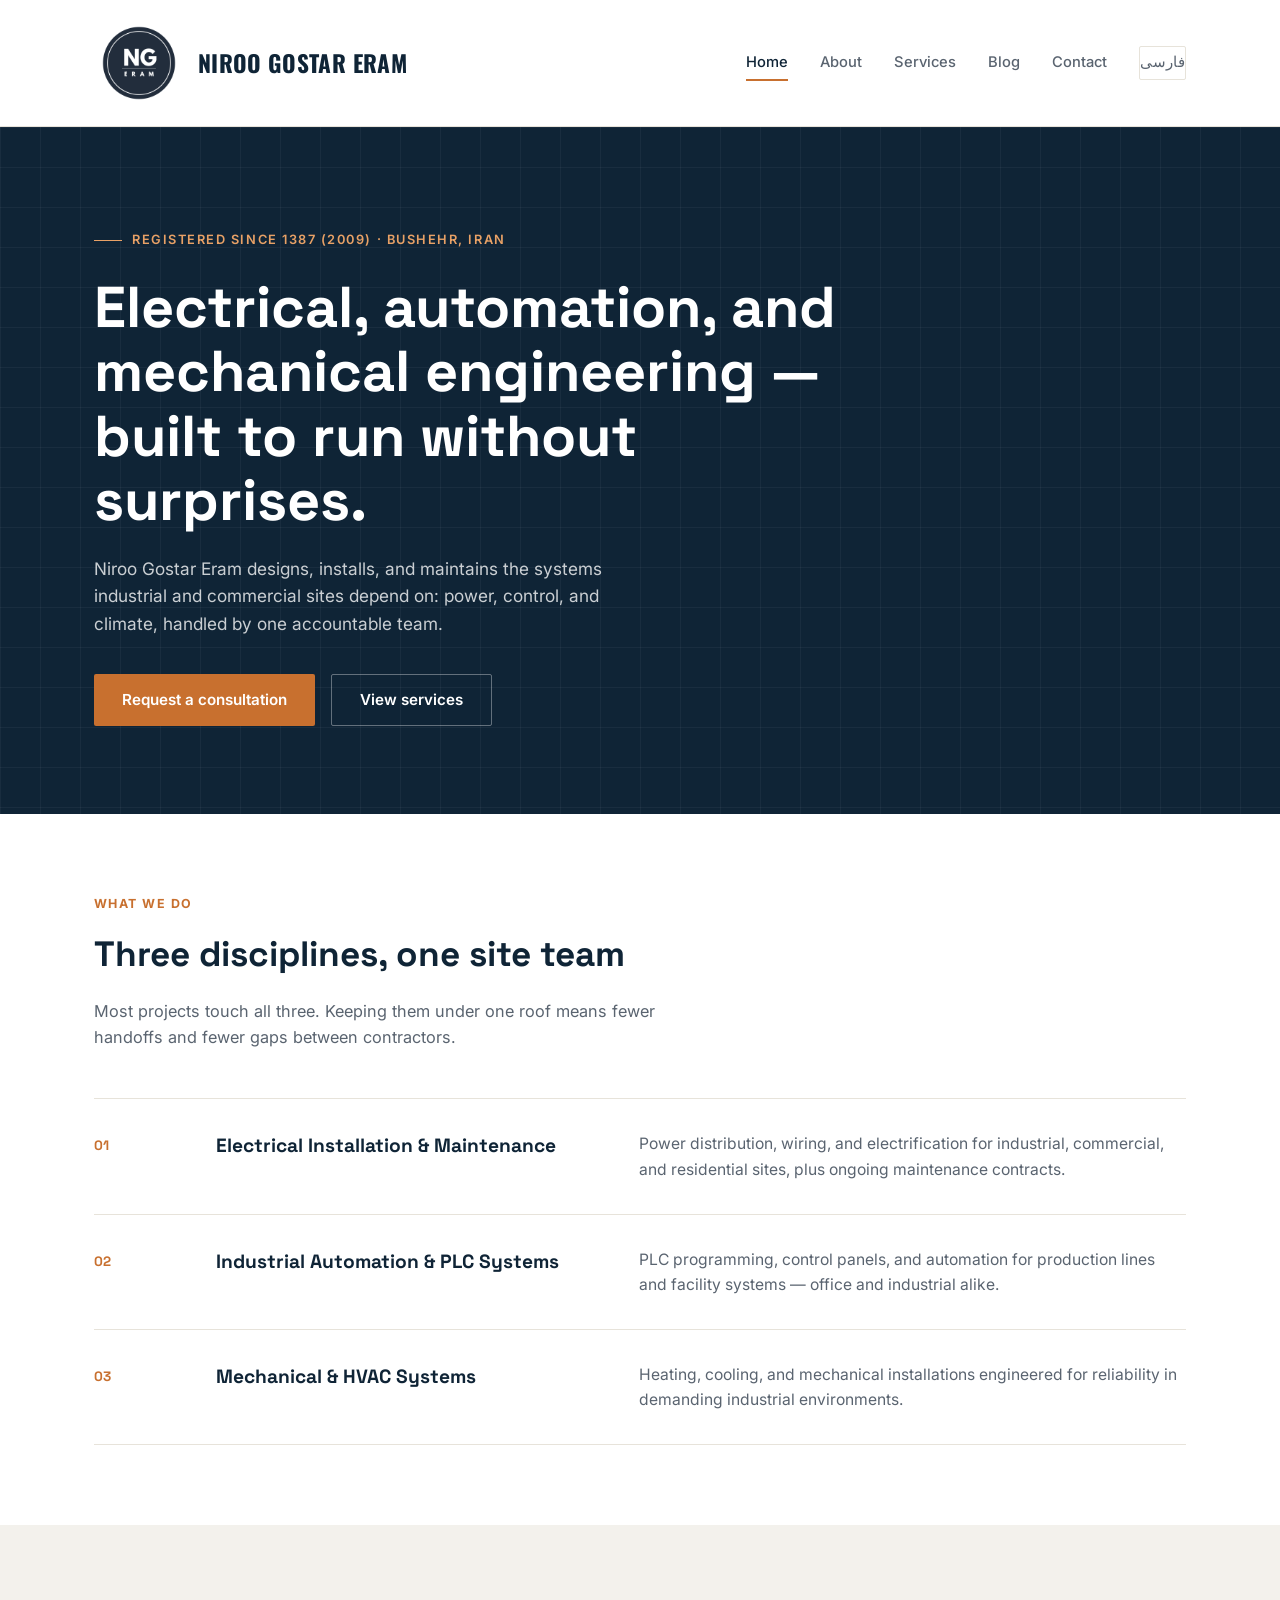
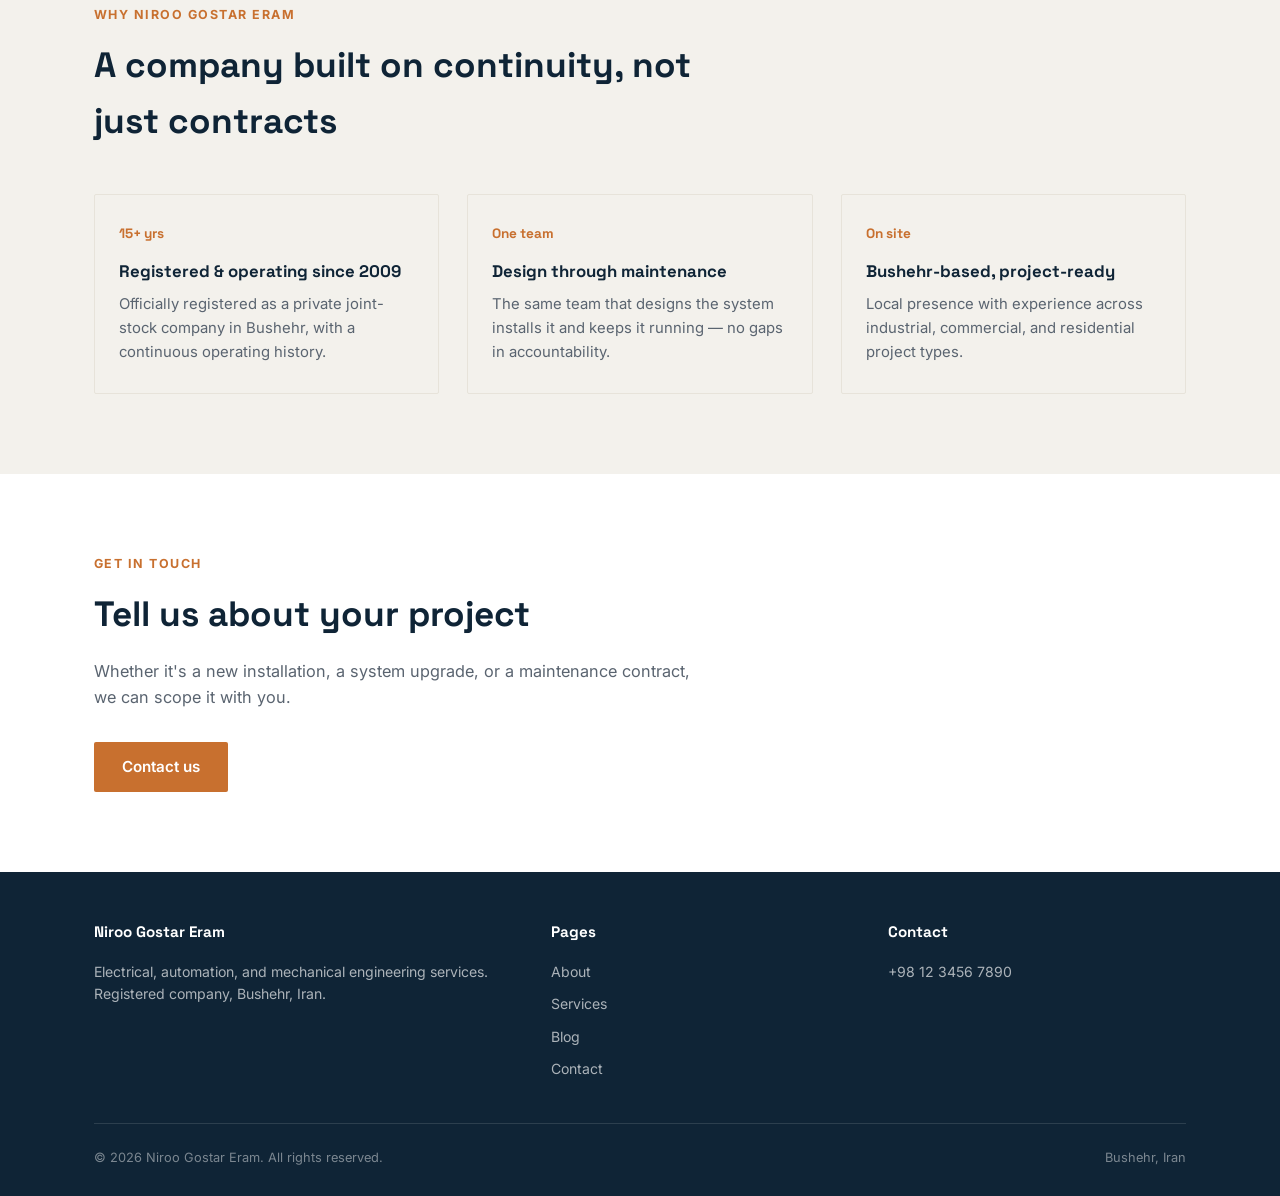
<file: index.html>
<!DOCTYPE html>
<html lang="en">
<head>
<meta charset="UTF-8">
<meta http-equiv="refresh" content="0; url=/en/index.html">
<title>Niroo Gostar Eram</title>
<script>
  var lang = (navigator.language || navigator.userLanguage || '').toLowerCase();
  if (lang.indexOf('fa') === 0) {
    window.location.replace('/fa/index.html');
  } else {
    window.location.replace('/en/index.html');
  }
</script>
</head>
<body>
  <p>Redirecting&hellip; / <span dir="rtl">در حال انتقال&hellip;</span></p>
  <p><a href="/en/index.html">English</a> | <a href="/fa/index.html">فارسی</a></p>
</body>
</html>
</file>
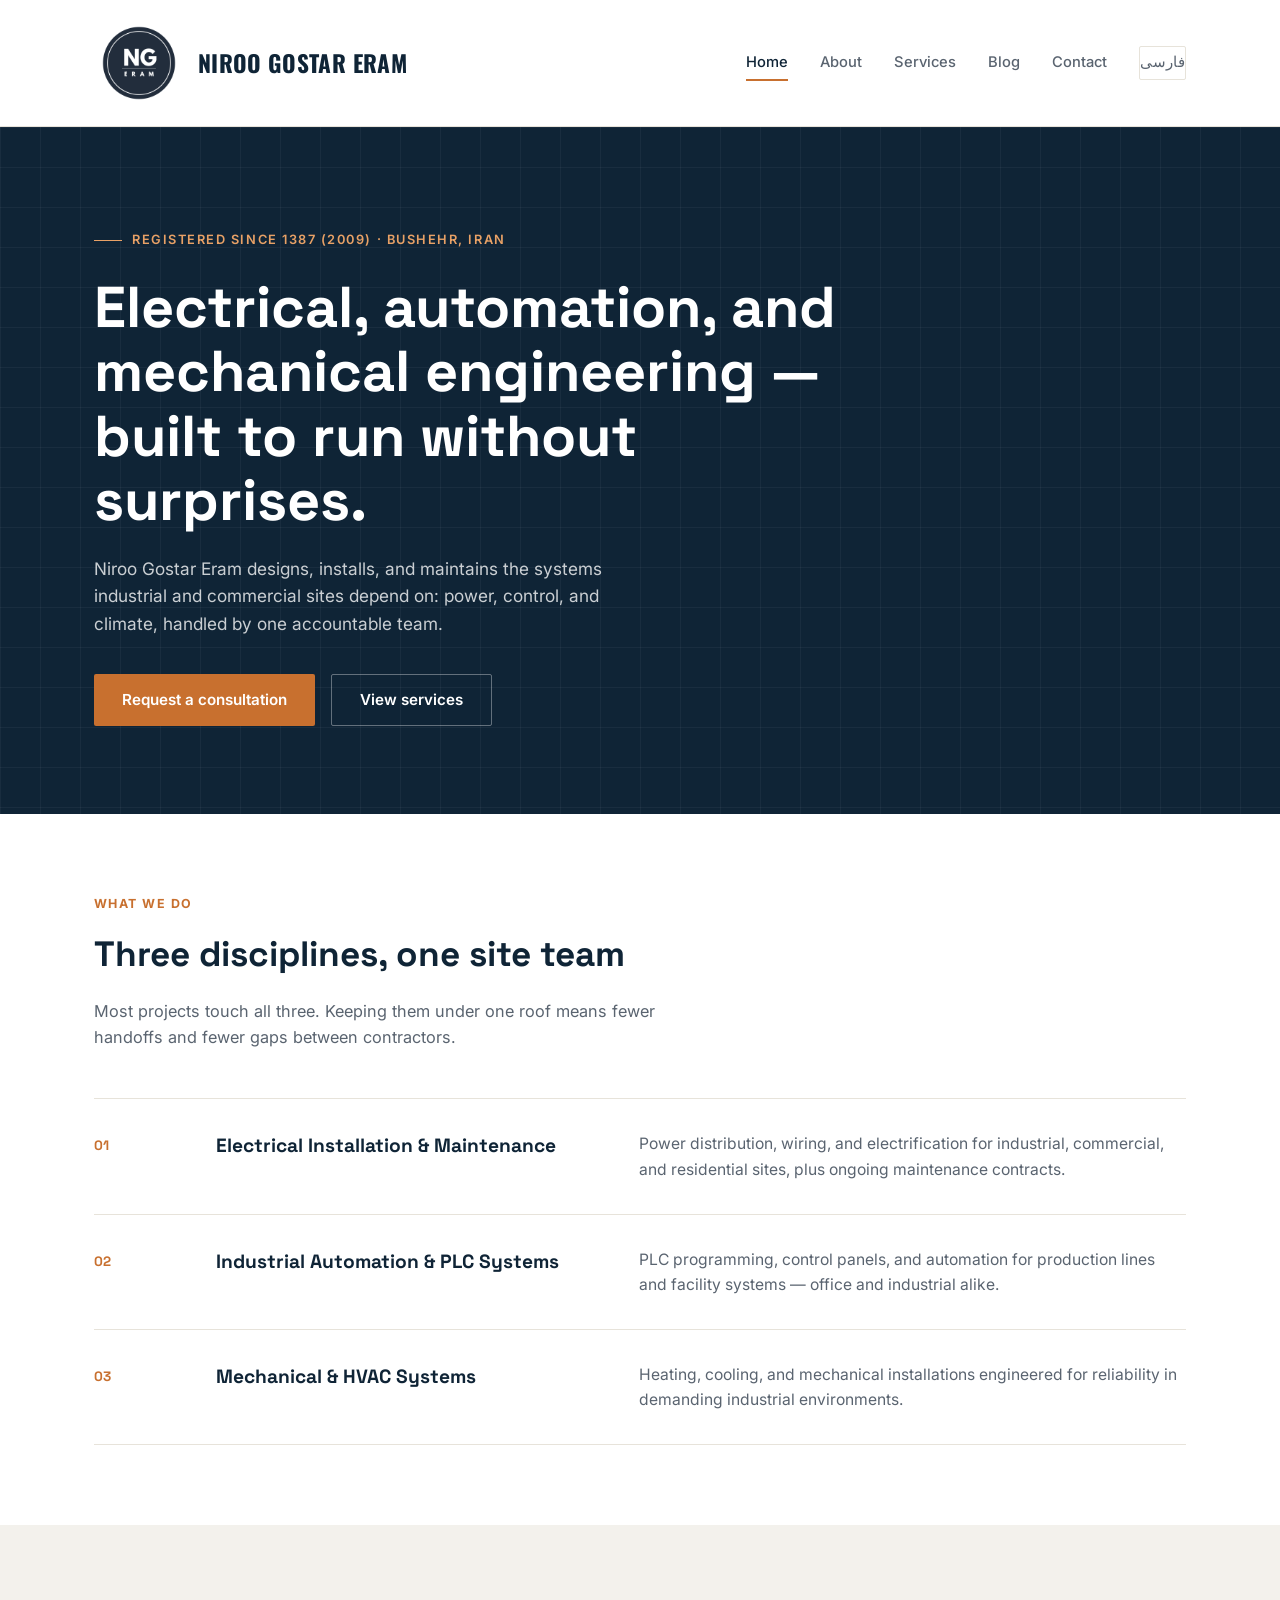
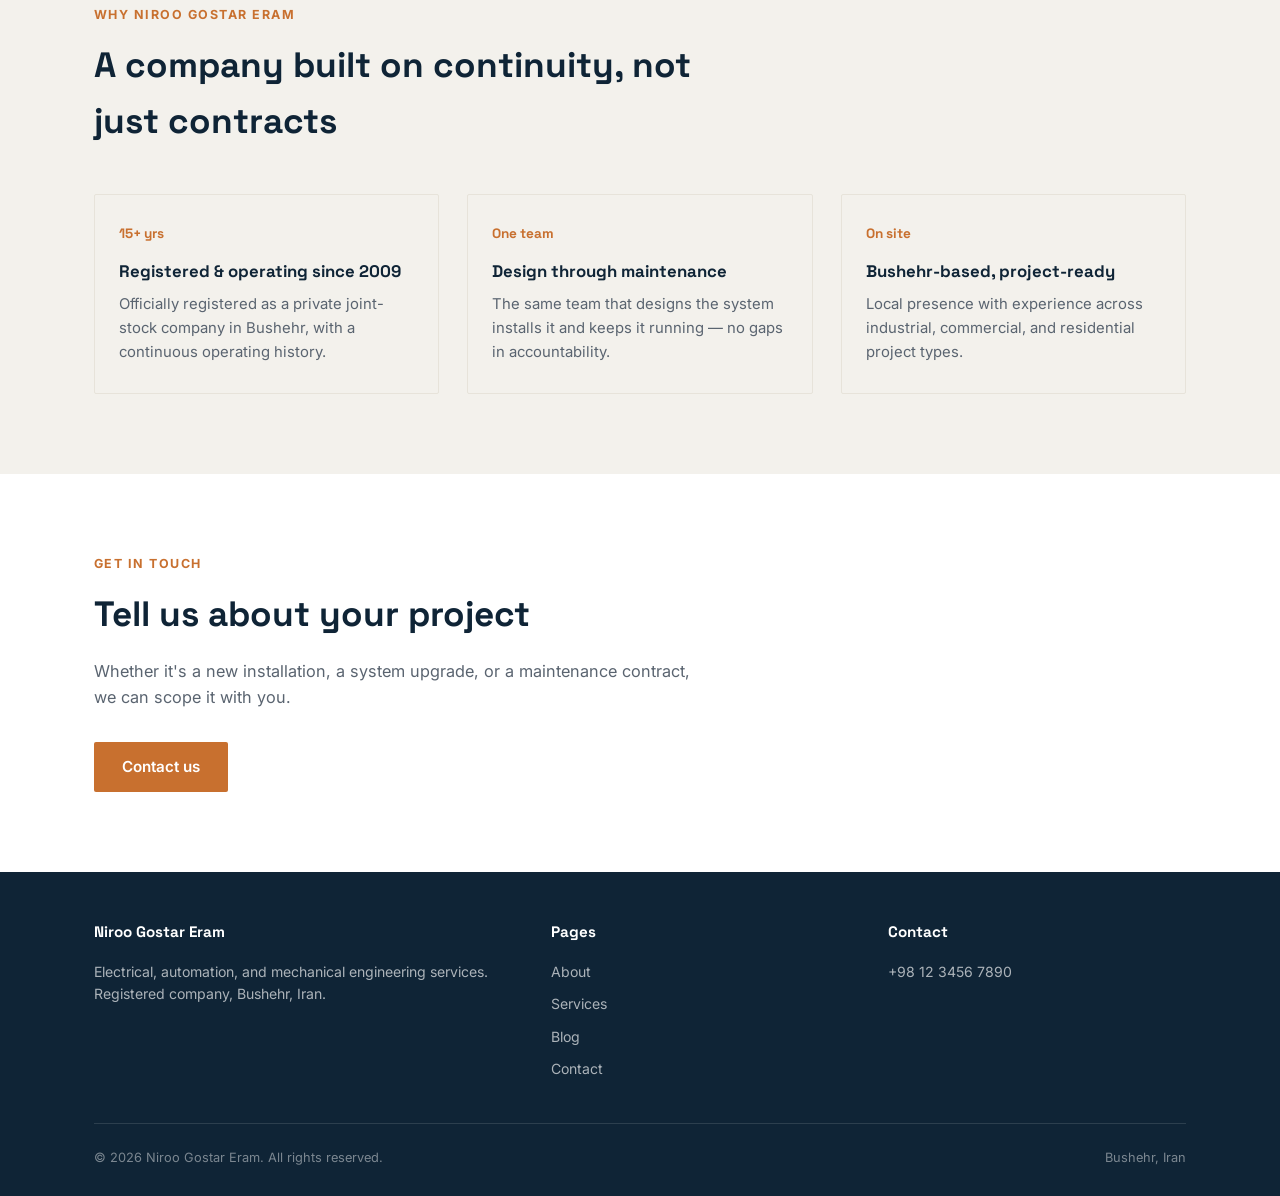
<file: en/index.html>
<!DOCTYPE html>
<html lang="en">
<head>
<meta charset="UTF-8">
<meta name="viewport" content="width=device-width, initial-scale=1.0">
<title>Niroo Gostar Eram | Industrial Electrical, Automation &amp; Mechanical Services</title>
<meta name="description" content="Niroo Gostar Eram delivers electrical installation, industrial automation (PLC), and mechanical &amp; HVAC engineering services. Registered company based in Bushehr, Iran, since 2009.">
<link rel="alternate" hreflang="fa" href="/fa/">
<link rel="icon" href="/images/favicon.png">
<link href="https://fonts.googleapis.com/css2?family=Space+Grotesk:wght@500;700&family=Inter:wght@400;500;600&family=Oswald:wght@600;700&display=swap" rel="stylesheet">
<link rel="stylesheet" href="../css/style.css">
</head>
<body>

<header class="site-header">
  <div class="nav-row">
    <a href="index.html" class="logo-mark">
      <img src="../images/logo.png" alt="Niroo Gostar Eram logo">
      Niroo Gostar Eram
    </a>
    <nav class="main-nav">
      <a href="index.html" class="active">Home</a>
      <a href="about.html">About</a>
      <a href="services.html">Services</a>
      <a href="blog.html">Blog</a>
      <a href="contact.html">Contact</a>
      <a href="../fa/index.html" class="lang-toggle">فارسی</a>
    </nav>
    <button class="nav-toggle-btn" aria-label="Toggle menu"><span></span><span></span><span></span></button>
  </div>
</header>

<section class="hero blueprint-bg">
  <div class="container">
    <span class="hero-eyebrow">Registered since 1387 (2009) · Bushehr, Iran</span>
    <h1>Electrical, automation, and mechanical engineering &mdash; built to run without surprises.</h1>
    <p class="lead">Niroo Gostar Eram designs, installs, and maintains the systems industrial and commercial sites depend on: power, control, and climate, handled by one accountable team.</p>
    <div class="btn-row">
      <a href="contact.html" class="btn btn-primary">Request a consultation</a>
      <a href="services.html" class="btn btn-outline">View services</a>
    </div>
  </div>
</section>

<section class="section">
  <div class="container">
    <span class="section-label">What we do</span>
    <h2 class="section-title">Three disciplines, one site team</h2>
    <p class="section-intro">Most projects touch all three. Keeping them under one roof means fewer handoffs and fewer gaps between contractors.</p>

    <div class="spec-list">
      <div class="spec-row">
        <span class="spec-index">01</span>
        <span class="spec-name">Electrical Installation &amp; Maintenance</span>
        <span class="spec-desc">Power distribution, wiring, and electrification for industrial, commercial, and residential sites, plus ongoing maintenance contracts.</span>
      </div>
      <div class="spec-row">
        <span class="spec-index">02</span>
        <span class="spec-name">Industrial Automation &amp; PLC Systems</span>
        <span class="spec-desc">PLC programming, control panels, and automation for production lines and facility systems &mdash; office and industrial alike.</span>
      </div>
      <div class="spec-row">
        <span class="spec-index">03</span>
        <span class="spec-name">Mechanical &amp; HVAC Systems</span>
        <span class="spec-desc">Heating, cooling, and mechanical installations engineered for reliability in demanding industrial environments.</span>
      </div>
    </div>
  </div>
</section>

<section class="section section-alt">
  <div class="container">
    <span class="section-label">Why Niroo Gostar Eram</span>
    <h2 class="section-title">A company built on continuity, not just contracts</h2>
    <div class="grid-3">
      <div class="value-card">
        <div class="num">15+ yrs</div>
        <h3>Registered &amp; operating since 2009</h3>
        <p>Officially registered as a private joint-stock company in Bushehr, with a continuous operating history.</p>
      </div>
      <div class="value-card">
        <div class="num">One team</div>
        <h3>Design through maintenance</h3>
        <p>The same team that designs the system installs it and keeps it running &mdash; no gaps in accountability.</p>
      </div>
      <div class="value-card">
        <div class="num">On site</div>
        <h3>Bushehr-based, project-ready</h3>
        <p>Local presence with experience across industrial, commercial, and residential project types.</p>
      </div>
    </div>
  </div>
</section>

<section class="section">
  <div class="container">
    <span class="section-label">Get in touch</span>
    <h2 class="section-title">Tell us about your project</h2>
    <p class="section-intro" style="margin-bottom: 32px;">Whether it's a new installation, a system upgrade, or a maintenance contract, we can scope it with you.</p>
    <a href="contact.html" class="btn btn-primary">Contact us</a>
  </div>
</section>

<footer class="site-footer">
  <div class="container">
    <div class="footer-grid">
      <div>
        <h4>Niroo Gostar Eram</h4>
        <p>Electrical, automation, and mechanical engineering services. Registered company, Bushehr, Iran.</p>
      </div>
      <div>
        <h4>Pages</h4>
        <a href="about.html">About</a>
        <a href="services.html">Services</a>
        <a href="blog.html">Blog</a>
        <a href="contact.html">Contact</a>
      </div>
      <div>
        <h4>Contact</h4>
        <!-- <a href="mailto:info@example.com">info@example.com</a> -->
        <a href="tel:+981234567890">+98 12 3456 7890</a>
      </div>
    </div>
    <div class="footer-bottom">
      <span>&copy; 2026 Niroo Gostar Eram. All rights reserved.</span>
      <span>Bushehr, Iran</span>
    </div>
  </div>
</footer>

<script src="../js/main.js"></script>
</body>
</html>
</file>
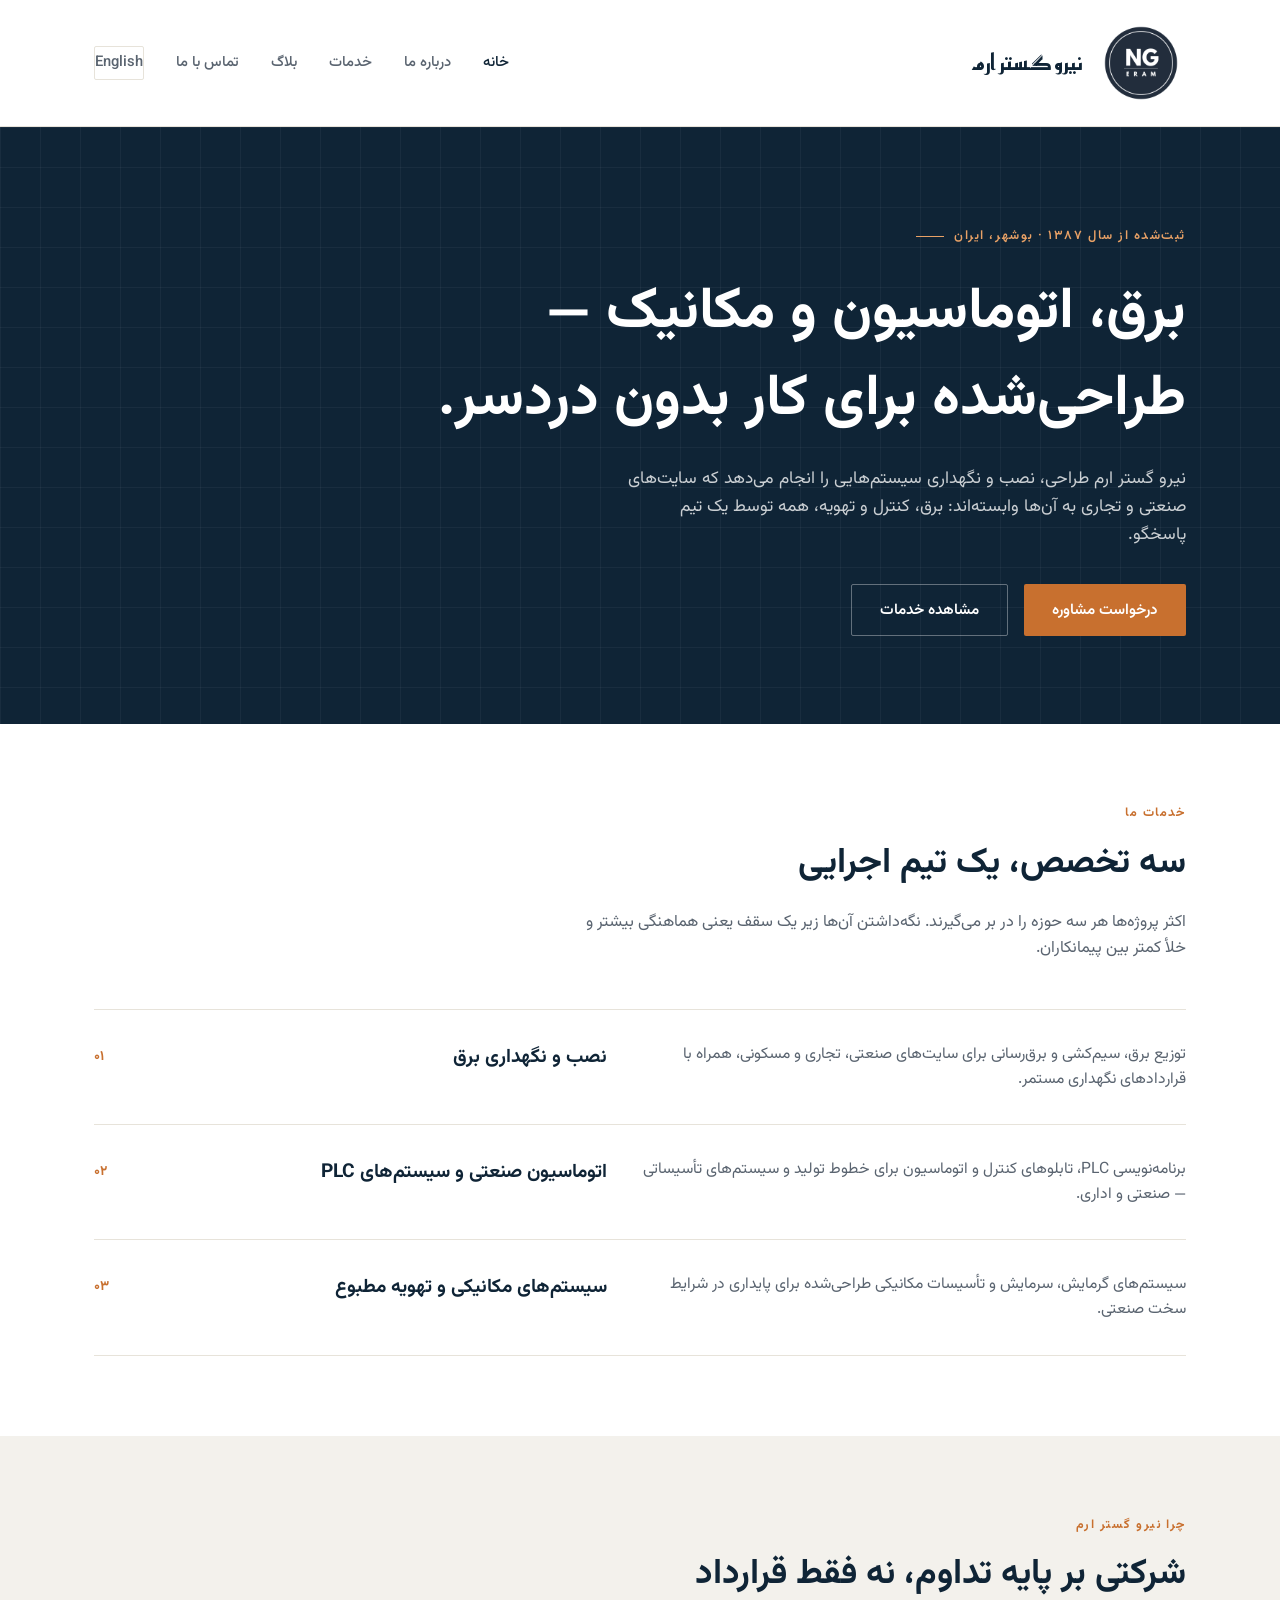
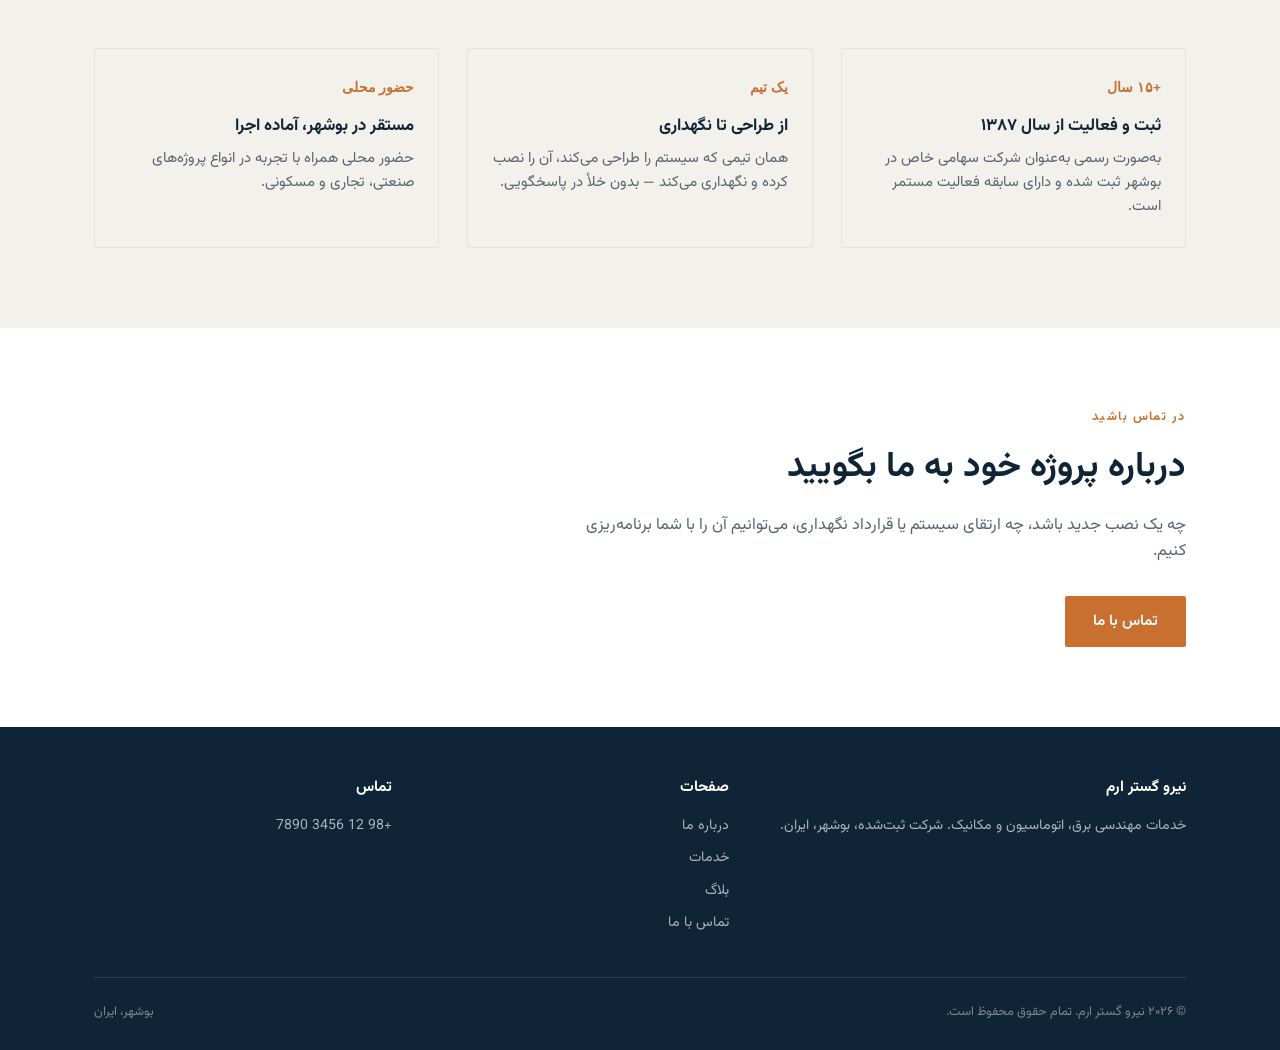
<file: fa/index.html>
<!DOCTYPE html>
<html lang="fa" dir="rtl">
<head>
<meta charset="UTF-8">
<meta name="viewport" content="width=device-width, initial-scale=1.0">
<title>نیرو گستر ارم | خدمات برق، اتوماسیون صنعتی و مکانیک</title>
<meta name="description" content="نیرو گستر ارم ارائه‌دهنده خدمات نصب و نگهداری برق، اتوماسیون صنعتی (PLC) و سیستم‌های مکانیکی و تهویه مطبوع. شرکت ثبت‌شده در بوشهر از سال ۱۳۸۷.">
<link rel="alternate" hreflang="en" href="/en/">
<link rel="icon" href="../images/favicon.png">
<link href="https://fonts.googleapis.com/css2?family=Vazirmatn:wght@500;700;400&family=Reem+Kufi:wght@600;700&display=swap" rel="stylesheet">
<link rel="stylesheet" href="../css/style.css">
</head>
<body>

<header class="site-header">
  <div class="nav-row">
    <a href="index.html" class="logo-mark">
      <img src="../images/logo.png" alt="لوگوی نیرو گستر ارم">
      نیرو گستر ارم
    </a>
    <nav class="main-nav">
      <a href="index.html" class="active">خانه</a>
      <a href="about.html">درباره ما</a>
      <a href="services.html">خدمات</a>
      <a href="blog.html">بلاگ</a>
      <a href="contact.html">تماس با ما</a>
      <a href="../en/index.html" class="lang-toggle">English</a>
    </nav>
    <button class="nav-toggle-btn" aria-label="باز کردن منو"><span></span><span></span><span></span></button>
  </div>
</header>

<section class="hero blueprint-bg">
  <div class="container">
    <span class="hero-eyebrow">ثبت‌شده از سال ۱۳۸۷ · بوشهر، ایران</span>
    <h1>برق، اتوماسیون و مکانیک &mdash; طراحی‌شده برای کار بدون دردسر.</h1>
    <p class="lead">نیرو گستر ارم طراحی، نصب و نگهداری سیستم‌هایی را انجام می‌دهد که سایت‌های صنعتی و تجاری به آن‌ها وابسته‌اند: برق، کنترل و تهویه، همه توسط یک تیم پاسخگو.</p>
    <div class="btn-row">
      <a href="contact.html" class="btn btn-primary">درخواست مشاوره</a>
      <a href="services.html" class="btn btn-outline">مشاهده خدمات</a>
    </div>
  </div>
</section>

<section class="section">
  <div class="container">
    <span class="section-label">خدمات ما</span>
    <h2 class="section-title">سه تخصص، یک تیم اجرایی</h2>
    <p class="section-intro">اکثر پروژه‌ها هر سه حوزه را در بر می‌گیرند. نگه‌داشتن آن‌ها زیر یک سقف یعنی هماهنگی بیشتر و خلأ کمتر بین پیمانکاران.</p>

    <div class="spec-list">
      <div class="spec-row">
        <span class="spec-index">۰۱</span>
        <span class="spec-name">نصب و نگهداری برق</span>
        <span class="spec-desc">توزیع برق، سیم‌کشی و برق‌رسانی برای سایت‌های صنعتی، تجاری و مسکونی، همراه با قراردادهای نگهداری مستمر.</span>
      </div>
      <div class="spec-row">
        <span class="spec-index">۰۲</span>
        <span class="spec-name">اتوماسیون صنعتی و سیستم‌های PLC</span>
        <span class="spec-desc">برنامه‌نویسی PLC، تابلوهای کنترل و اتوماسیون برای خطوط تولید و سیستم‌های تأسیساتی &mdash; صنعتی و اداری.</span>
      </div>
      <div class="spec-row">
        <span class="spec-index">۰۳</span>
        <span class="spec-name">سیستم‌های مکانیکی و تهویه مطبوع</span>
        <span class="spec-desc">سیستم‌های گرمایش، سرمایش و تأسیسات مکانیکی طراحی‌شده برای پایداری در شرایط سخت صنعتی.</span>
      </div>
    </div>
  </div>
</section>

<section class="section section-alt">
  <div class="container">
    <span class="section-label">چرا نیرو گستر ارم</span>
    <h2 class="section-title">شرکتی بر پایه تداوم، نه فقط قرارداد</h2>
    <div class="grid-3">
      <div class="value-card">
        <div class="num">+۱۵ سال</div>
        <h3>ثبت و فعالیت از سال ۱۳۸۷</h3>
        <p>به‌صورت رسمی به‌عنوان شرکت سهامی خاص در بوشهر ثبت شده و دارای سابقه فعالیت مستمر است.</p>
      </div>
      <div class="value-card">
        <div class="num">یک تیم</div>
        <h3>از طراحی تا نگهداری</h3>
        <p>همان تیمی که سیستم را طراحی می‌کند، آن را نصب کرده و نگهداری می‌کند &mdash; بدون خلأ در پاسخگویی.</p>
      </div>
      <div class="value-card">
        <div class="num">حضور محلی</div>
        <h3>مستقر در بوشهر، آماده اجرا</h3>
        <p>حضور محلی همراه با تجربه در انواع پروژه‌های صنعتی، تجاری و مسکونی.</p>
      </div>
    </div>
  </div>
</section>

<section class="section">
  <div class="container">
    <span class="section-label">در تماس باشید</span>
    <h2 class="section-title">درباره پروژه خود به ما بگویید</h2>
    <p class="section-intro" style="margin-bottom: 32px;">چه یک نصب جدید باشد، چه ارتقای سیستم یا قرارداد نگهداری، می‌توانیم آن را با شما برنامه‌ریزی کنیم.</p>
    <a href="contact.html" class="btn btn-primary">تماس با ما</a>
  </div>
</section>

<footer class="site-footer">
  <div class="container">
    <div class="footer-grid">
      <div>
        <h4>نیرو گستر ارم</h4>
        <p>خدمات مهندسی برق، اتوماسیون و مکانیک. شرکت ثبت‌شده، بوشهر، ایران.</p>
      </div>
      <div>
        <h4>صفحات</h4>
        <a href="about.html">درباره ما</a>
        <a href="services.html">خدمات</a>
        <a href="blog.html">بلاگ</a>
        <a href="contact.html">تماس با ما</a>
      </div>
      <div>
        <h4>تماس</h4>
        <!-- <a href="mailto:info@example.com">info@example.com</a> -->
        <a href="tel:+981234567890">+98 12 3456 7890</a>
      </div>
    </div>
    <div class="footer-bottom">
      <span>© ۲۰۲۶ نیرو گستر ارم. تمام حقوق محفوظ است.</span>
      <span>بوشهر، ایران</span>
    </div>
  </div>
</footer>

<script src="../js/main.js"></script>
</body>
</html>
</file>
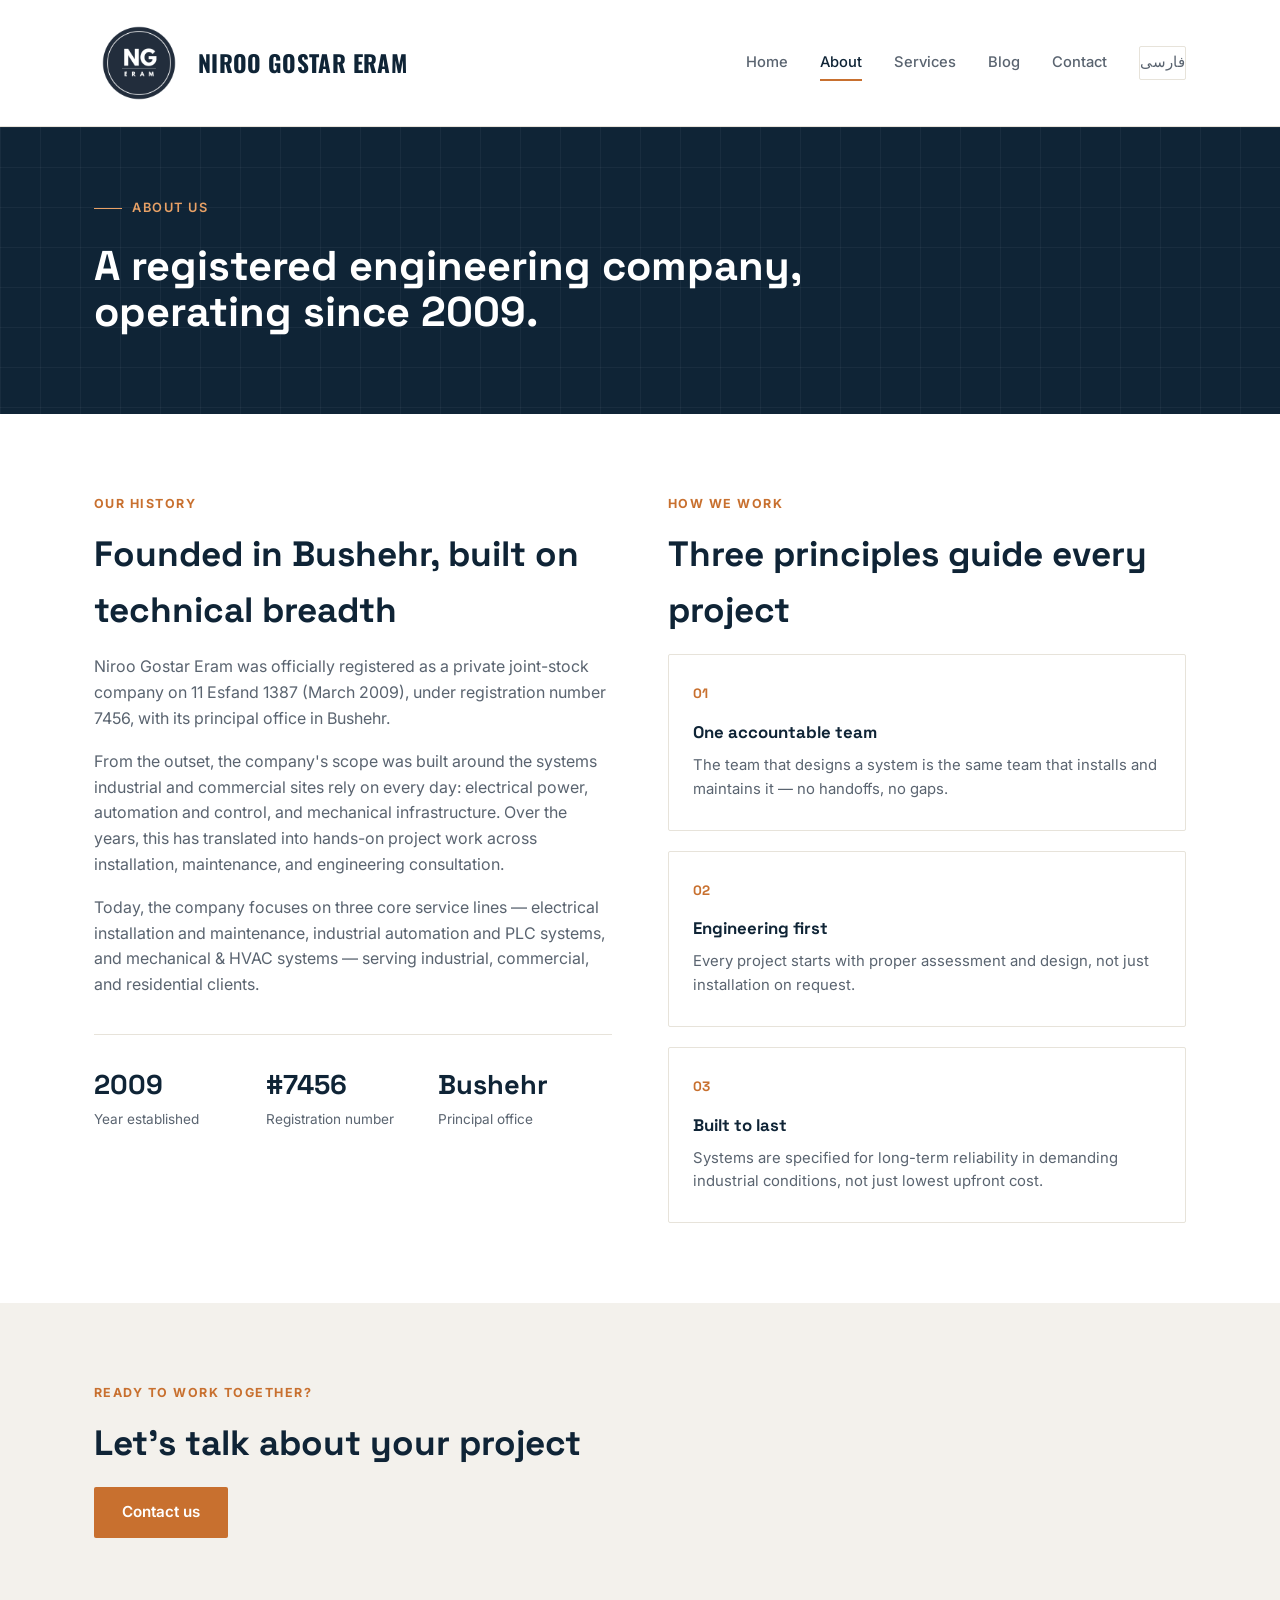
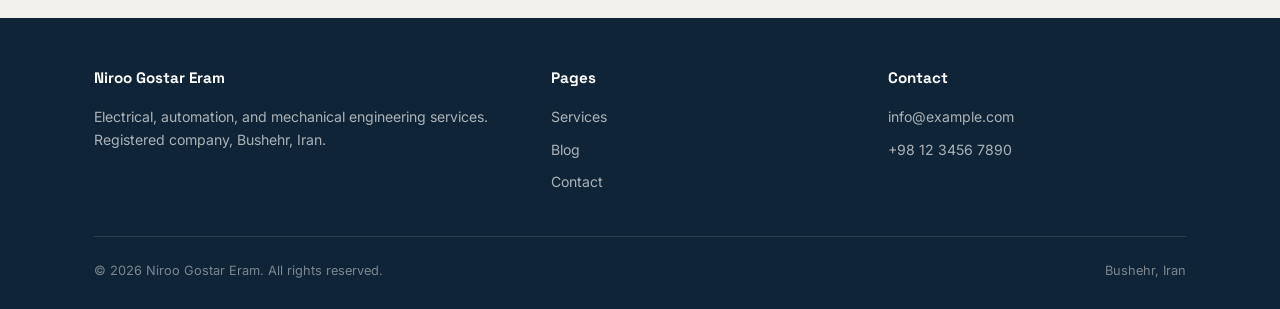
<file: en/about.html>
<!DOCTYPE html>
<html lang="en">
<head>
<meta charset="UTF-8">
<meta name="viewport" content="width=device-width, initial-scale=1.0">
<title>About Us | Niroo Gostar Eram</title>
<meta name="description" content="Niroo Gostar Eram is a registered private joint-stock company based in Bushehr, Iran, established in 2009, providing electrical, automation, and mechanical engineering services.">
<link rel="alternate" hreflang="fa" href="/fa/about.html">
<link rel="icon" href="../images/favicon.png">
<link href="https://fonts.googleapis.com/css2?family=Space+Grotesk:wght@500;700&family=Inter:wght@400;500;600&family=Oswald:wght@600;700&display=swap" rel="stylesheet">
<link rel="stylesheet" href="../css/style.css">
</head>
<body>

<header class="site-header">
  <div class="nav-row">
    <a href="index.html" class="logo-mark">
      <img src="../images/logo.png" alt="Niroo Gostar Eram logo">
      Niroo Gostar Eram
    </a>
    <nav class="main-nav">
      <a href="index.html">Home</a>
      <a href="about.html" class="active">About</a>
      <a href="services.html">Services</a>
      <a href="blog.html">Blog</a>
      <a href="contact.html">Contact</a>
      <a href="../fa/about.html" class="lang-toggle">فارسی</a>
    </nav>
    <button class="nav-toggle-btn" aria-label="Toggle menu"><span></span><span></span><span></span></button>
  </div>
</header>

<section class="hero blueprint-bg" style="padding: 64px 0 56px;">
  <div class="container">
    <span class="hero-eyebrow">About us</span>
    <h1 style="font-size: clamp(1.8rem, 3.5vw, 2.6rem);">A registered engineering company, operating since 2009.</h1>
  </div>
</section>

<section class="section">
  <div class="container about-grid">
    <div>
      <span class="section-label">Our history</span>
      <h2 class="section-title">Founded in Bushehr, built on technical breadth</h2>
      <p style="color: var(--ink-soft); margin-bottom: 18px;">Niroo Gostar Eram was officially registered as a private joint-stock company on 11 Esfand 1387 (March 2009), under registration number 7456, with its principal office in Bushehr.</p>
      <p style="color: var(--ink-soft); margin-bottom: 18px;">From the outset, the company's scope was built around the systems industrial and commercial sites rely on every day: electrical power, automation and control, and mechanical infrastructure. Over the years, this has translated into hands-on project work across installation, maintenance, and engineering consultation.</p>
      <p style="color: var(--ink-soft);">Today, the company focuses on three core service lines &mdash; electrical installation and maintenance, industrial automation and PLC systems, and mechanical &amp; HVAC systems &mdash; serving industrial, commercial, and residential clients.</p>

      <div class="fact-strip">
        <div>
          <span class="fact-num">2009</span>
          <span class="fact-label">Year established</span>
        </div>
        <div>
          <span class="fact-num">#7456</span>
          <span class="fact-label">Registration number</span>
        </div>
        <div>
          <span class="fact-num">Bushehr</span>
          <span class="fact-label">Principal office</span>
        </div>
      </div>
    </div>

    <div>
      <span class="section-label">How we work</span>
      <h2 class="section-title">Three principles guide every project</h2>
      <div class="value-card" style="margin-bottom: 20px;">
        <div class="num">01</div>
        <h3>One accountable team</h3>
        <p>The team that designs a system is the same team that installs and maintains it &mdash; no handoffs, no gaps.</p>
      </div>
      <div class="value-card" style="margin-bottom: 20px;">
        <div class="num">02</div>
        <h3>Engineering first</h3>
        <p>Every project starts with proper assessment and design, not just installation on request.</p>
      </div>
      <div class="value-card">
        <div class="num">03</div>
        <h3>Built to last</h3>
        <p>Systems are specified for long-term reliability in demanding industrial conditions, not just lowest upfront cost.</p>
      </div>
    </div>
  </div>
</section>

<section class="section section-alt">
  <div class="container">
    <span class="section-label">Ready to work together?</span>
    <h2 class="section-title">Let's talk about your project</h2>
    <a href="contact.html" class="btn btn-primary">Contact us</a>
  </div>
</section>

<footer class="site-footer">
  <div class="container">
    <div class="footer-grid">
      <div>
        <h4>Niroo Gostar Eram</h4>
        <p>Electrical, automation, and mechanical engineering services. Registered company, Bushehr, Iran.</p>
      </div>
      <div>
        <h4>Pages</h4>
        <a href="services.html">Services</a>
        <a href="blog.html">Blog</a>
        <a href="contact.html">Contact</a>
      </div>
      <div>
        <h4>Contact</h4>
        <a href="mailto:info@example.com">info@example.com</a>
        <a href="tel:+981234567890">+98 12 3456 7890</a>
      </div>
    </div>
    <div class="footer-bottom">
      <span>&copy; 2026 Niroo Gostar Eram. All rights reserved.</span>
      <span>Bushehr, Iran</span>
    </div>
  </div>
</footer>

<script src="../js/main.js"></script>
</body>
</html>
</file>
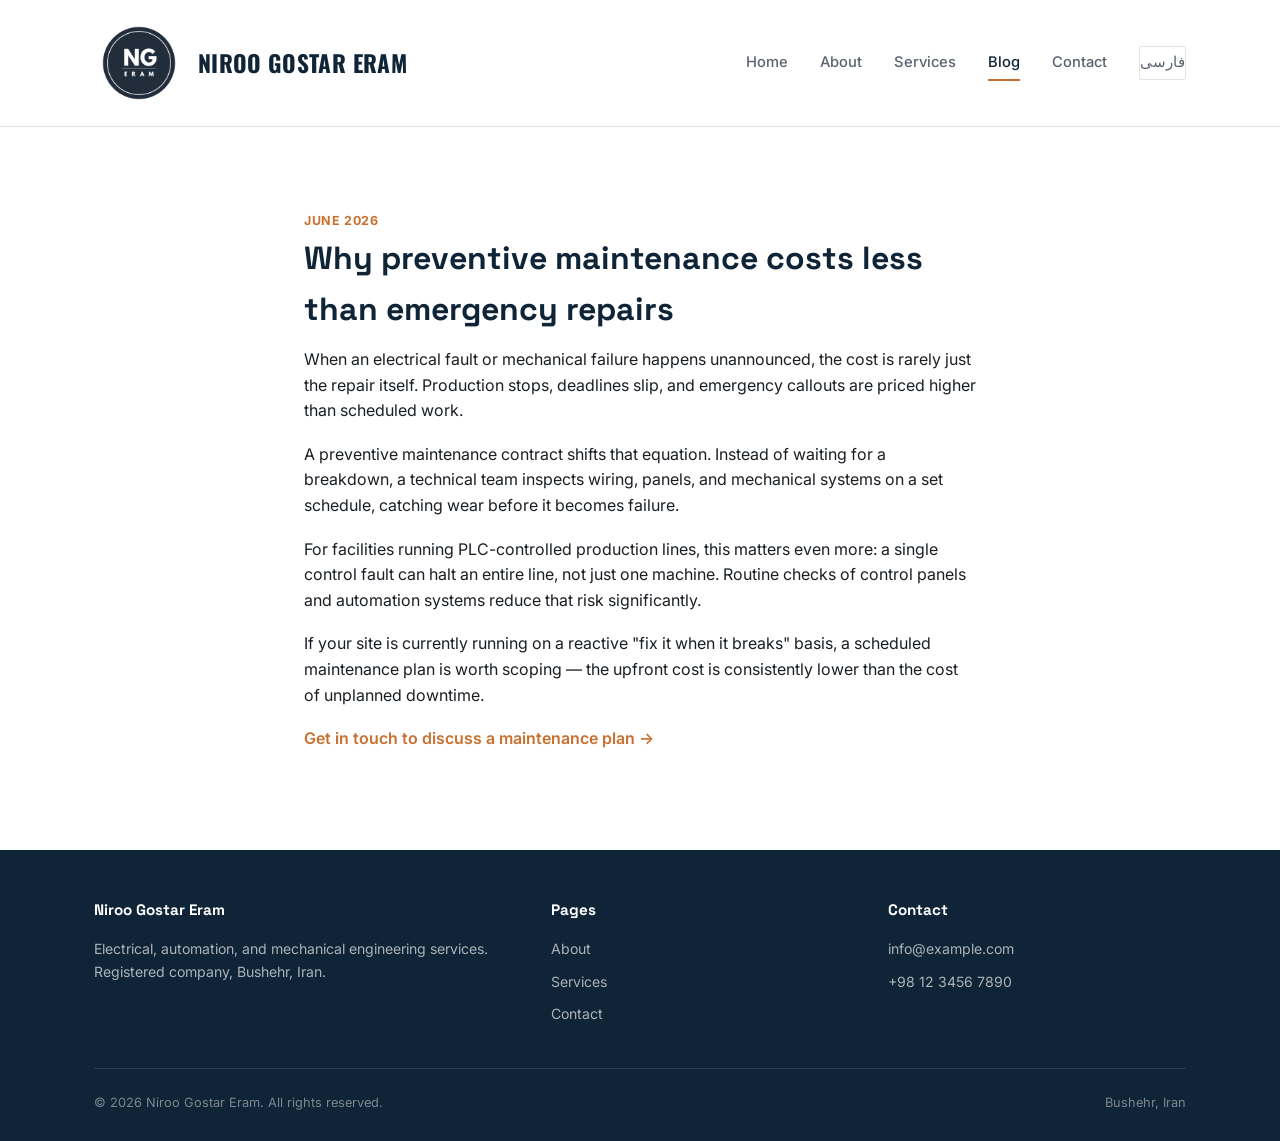
<file: en/blog-post-1.html>
<!DOCTYPE html>
<html lang="en">
<head>
<meta charset="UTF-8">
<meta name="viewport" content="width=device-width, initial-scale=1.0">
<title>Why Preventive Maintenance Costs Less Than Emergency Repairs | Niroo Gostar Eram</title>
<meta name="description" content="How scheduled electrical and mechanical maintenance contracts reduce downtime and total cost over the life of a system.">
<link rel="icon" href="../images/favicon.png">
<link href="https://fonts.googleapis.com/css2?family=Space+Grotesk:wght@500;700&family=Inter:wght@400;500;600&family=Oswald:wght@600;700&display=swap" rel="stylesheet">
<link rel="stylesheet" href="../css/style.css">
</head>
<body>

<header class="site-header">
  <div class="nav-row">
    <a href="index.html" class="logo-mark">
      <img src="../images/logo.png" alt="Niroo Gostar Eram logo">
      Niroo Gostar Eram
    </a>
    <nav class="main-nav">
      <a href="index.html">Home</a>
      <a href="about.html">About</a>
      <a href="services.html">Services</a>
      <a href="blog.html" class="active">Blog</a>
      <a href="contact.html">Contact</a>
      <a href="../fa/blog.html" class="lang-toggle">فارسی</a>
    </nav>
    <button class="nav-toggle-btn" aria-label="Toggle menu"><span></span><span></span><span></span></button>
  </div>
</header>

<section class="section">
  <div class="container post-body">
    <span class="post-date">June 2026</span>
    <h1>Why preventive maintenance costs less than emergency repairs</h1>

    <p>When an electrical fault or mechanical failure happens unannounced, the cost is rarely just the repair itself. Production stops, deadlines slip, and emergency callouts are priced higher than scheduled work.</p>

    <p>A preventive maintenance contract shifts that equation. Instead of waiting for a breakdown, a technical team inspects wiring, panels, and mechanical systems on a set schedule, catching wear before it becomes failure.</p>

    <p>For facilities running PLC-controlled production lines, this matters even more: a single control fault can halt an entire line, not just one machine. Routine checks of control panels and automation systems reduce that risk significantly.</p>

    <p>If your site is currently running on a reactive "fix it when it breaks" basis, a scheduled maintenance plan is worth scoping &mdash; the upfront cost is consistently lower than the cost of unplanned downtime.</p>

    <p><a href="contact.html" style="color: var(--copper); font-weight: 600;">Get in touch to discuss a maintenance plan &rarr;</a></p>
  </div>
</section>

<footer class="site-footer">
  <div class="container">
    <div class="footer-grid">
      <div>
        <h4>Niroo Gostar Eram</h4>
        <p>Electrical, automation, and mechanical engineering services. Registered company, Bushehr, Iran.</p>
      </div>
      <div>
        <h4>Pages</h4>
        <a href="about.html">About</a>
        <a href="services.html">Services</a>
        <a href="contact.html">Contact</a>
      </div>
      <div>
        <h4>Contact</h4>
        <a href="mailto:info@example.com">info@example.com</a>
        <a href="tel:+981234567890">+98 12 3456 7890</a>
      </div>
    </div>
    <div class="footer-bottom">
      <span>&copy; 2026 Niroo Gostar Eram. All rights reserved.</span>
      <span>Bushehr, Iran</span>
    </div>
  </div>
</footer>

<script src="../js/main.js"></script>
</body>
</html>
</file>
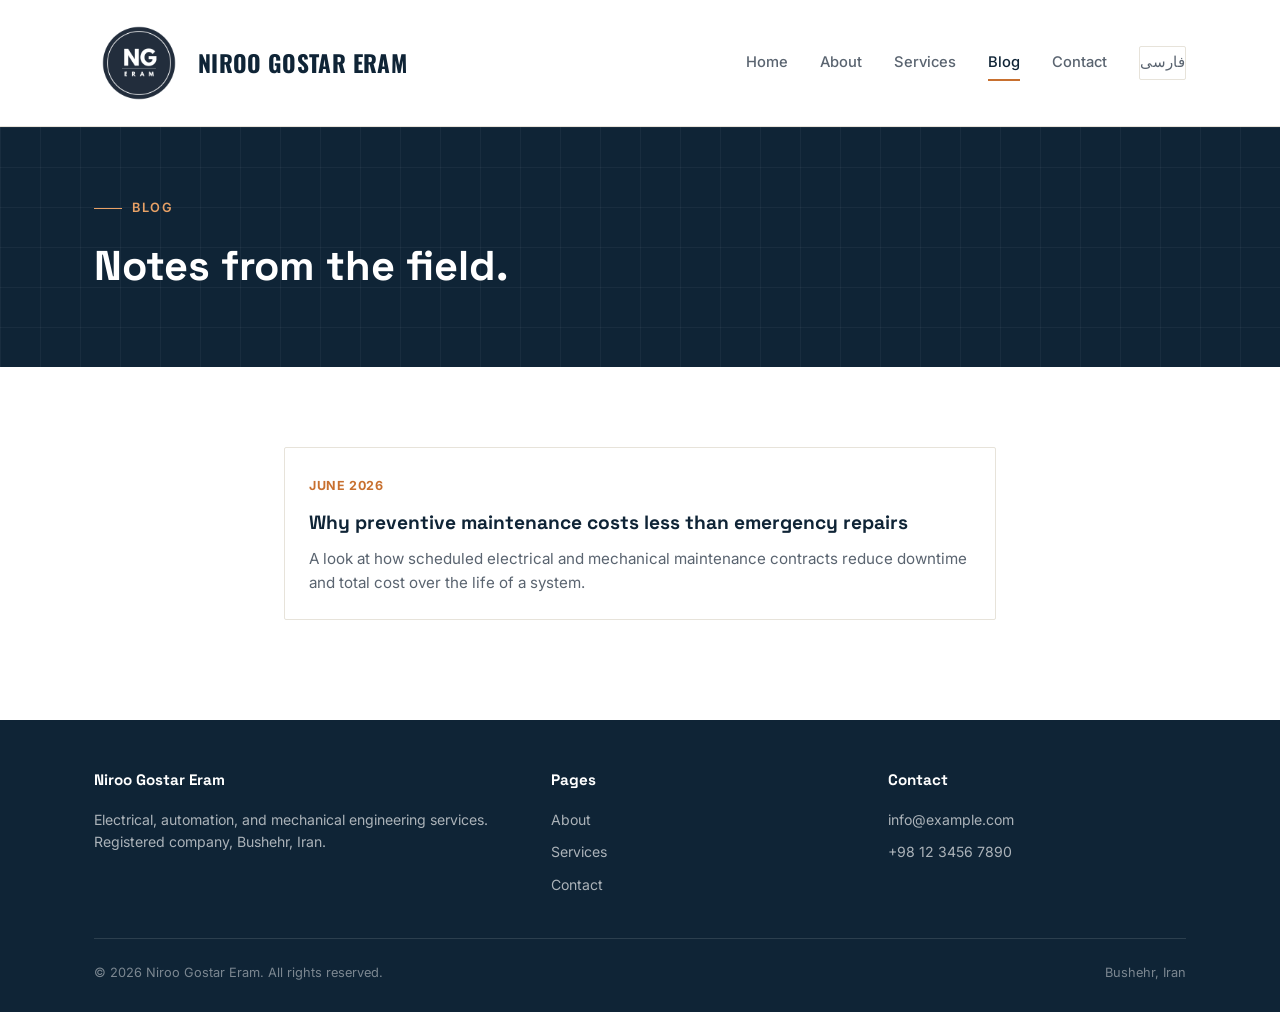
<file: en/blog.html>
<!DOCTYPE html>
<html lang="en">
<head>
<meta charset="UTF-8">
<meta name="viewport" content="width=device-width, initial-scale=1.0">
<title>Blog | Niroo Gostar Eram</title>
<meta name="description" content="Insights on electrical, automation, and mechanical engineering from Niroo Gostar Eram, Bushehr.">
<link rel="alternate" hreflang="fa" href="/fa/blog.html">
<link rel="icon" href="../images/favicon.png">
<link href="https://fonts.googleapis.com/css2?family=Space+Grotesk:wght@500;700&family=Inter:wght@400;500;600&family=Oswald:wght@600;700&display=swap" rel="stylesheet">
<link rel="stylesheet" href="../css/style.css">
</head>
<body>

<header class="site-header">
  <div class="nav-row">
    <a href="index.html" class="logo-mark">
      <img src="../images/logo.png" alt="Niroo Gostar Eram logo">
      Niroo Gostar Eram
    </a>
    <nav class="main-nav">
      <a href="index.html">Home</a>
      <a href="about.html">About</a>
      <a href="services.html">Services</a>
      <a href="blog.html" class="active">Blog</a>
      <a href="contact.html">Contact</a>
      <a href="../fa/blog.html" class="lang-toggle">فارسی</a>
    </nav>
    <button class="nav-toggle-btn" aria-label="Toggle menu"><span></span><span></span><span></span></button>
  </div>
</header>

<section class="hero blueprint-bg" style="padding: 64px 0 56px;">
  <div class="container">
    <span class="hero-eyebrow">Blog</span>
    <h1 style="font-size: clamp(1.8rem, 3.5vw, 2.6rem);">Notes from the field.</h1>
  </div>
</section>

<section class="section">
  <div class="container" style="max-width: 760px;">

    <!-- To add a new post: copy a post file (e.g. blog-post-1.html), edit it,
         then add a new .post-card block here linking to it. Newest first. -->

    <a href="blog-post-1.html" class="post-card">
      <span class="post-date">June 2026</span>
      <h3>Why preventive maintenance costs less than emergency repairs</h3>
      <p>A look at how scheduled electrical and mechanical maintenance contracts reduce downtime and total cost over the life of a system.</p>
    </a>

  </div>
</section>

<footer class="site-footer">
  <div class="container">
    <div class="footer-grid">
      <div>
        <h4>Niroo Gostar Eram</h4>
        <p>Electrical, automation, and mechanical engineering services. Registered company, Bushehr, Iran.</p>
      </div>
      <div>
        <h4>Pages</h4>
        <a href="about.html">About</a>
        <a href="services.html">Services</a>
        <a href="contact.html">Contact</a>
      </div>
      <div>
        <h4>Contact</h4>
        <a href="mailto:info@example.com">info@example.com</a>
        <a href="tel:+981234567890">+98 12 3456 7890</a>
      </div>
    </div>
    <div class="footer-bottom">
      <span>&copy; 2026 Niroo Gostar Eram. All rights reserved.</span>
      <span>Bushehr, Iran</span>
    </div>
  </div>
</footer>

<script src="../js/main.js"></script>
</body>
</html>
</file>
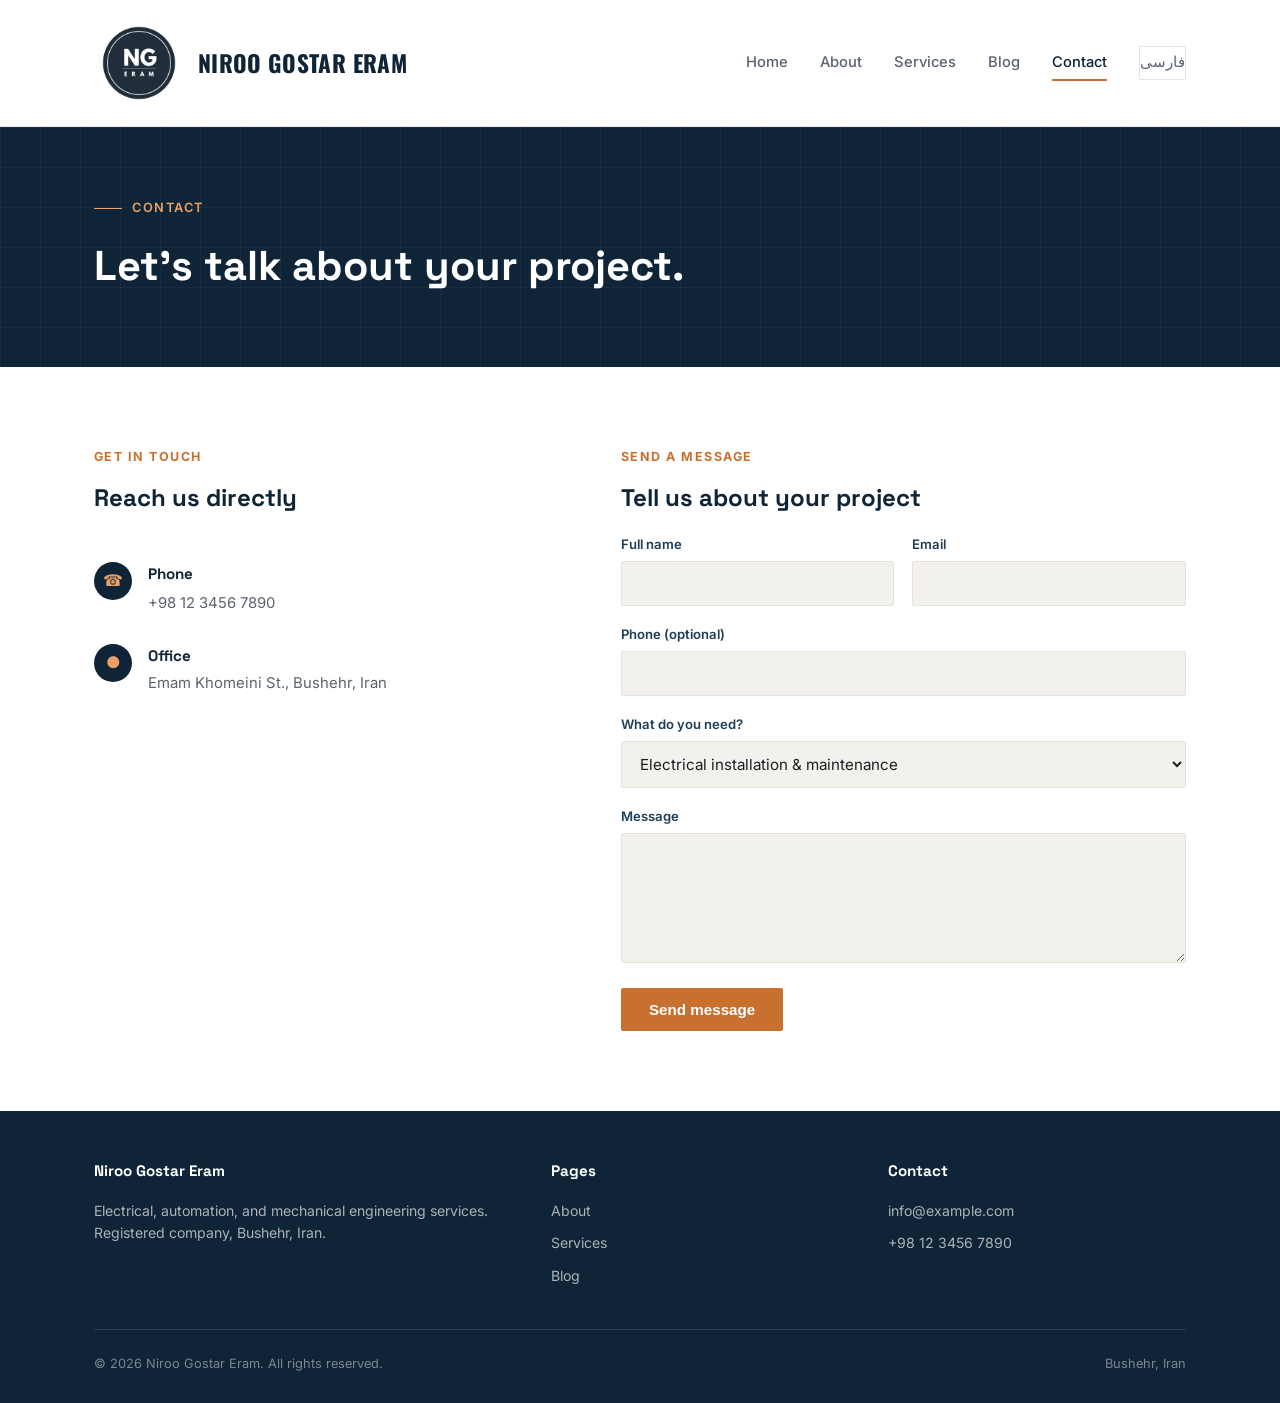
<file: en/contact.html>
<!DOCTYPE html>
<html lang="en">
<head>
<meta charset="UTF-8">
<meta name="viewport" content="width=device-width, initial-scale=1.0">
<title>Contact Us | Niroo Gostar Eram</title>
<meta name="description" content="Get in touch with Niroo Gostar Eram for electrical, automation, and mechanical engineering projects in Bushehr and across Iran.">
<link rel="alternate" hreflang="fa" href="/fa/contact.html">
<link rel="icon" href="../images/favicon.png">
<link href="https://fonts.googleapis.com/css2?family=Space+Grotesk:wght@500;700&family=Inter:wght@400;500;600&family=Oswald:wght@600;700&display=swap" rel="stylesheet">
<link rel="stylesheet" href="../css/style.css">
</head>
<body>

<header class="site-header">
  <div class="nav-row">
    <a href="index.html" class="logo-mark">
      <img src="../images/logo.png" alt="Niroo Gostar Eram logo">
      Niroo Gostar Eram
    </a>
    <nav class="main-nav">
      <a href="index.html">Home</a>
      <a href="about.html">About</a>
      <a href="services.html">Services</a>
      <a href="blog.html">Blog</a>
      <a href="contact.html" class="active">Contact</a>
      <a href="../fa/contact.html" class="lang-toggle">فارسی</a>
    </nav>
    <button class="nav-toggle-btn" aria-label="Toggle menu"><span></span><span></span><span></span></button>
  </div>
</header>

<section class="hero blueprint-bg" style="padding: 64px 0 56px;">
  <div class="container">
    <span class="hero-eyebrow">Contact</span>
    <h1 style="font-size: clamp(1.8rem, 3.5vw, 2.6rem);">Let's talk about your project.</h1>
  </div>
</section>

<section class="section">
  <div class="container contact-grid">
    <div>
      <span class="section-label">Get in touch</span>
      <h2 class="section-title" style="font-size: 1.5rem;">Reach us directly</h2>

      <div class="contact-info-item">
        <!-- <div class="ico">@</div>
        <div>
          <h4>Email</h4>
          <a href="mailto:info@example.com">info@example.com</a>
        </div> -->
      </div>
      <div class="contact-info-item">
        <div class="ico">&#9742;</div>
        <div>
          <h4>Phone</h4>
          <a href="tel:+981234567890">+98 12 3456 7890</a>
        </div>
      </div>
      <div class="contact-info-item">
        <div class="ico">&#9679;</div>
        <div>
          <h4>Office</h4>
          <p>Emam Khomeini St., Bushehr, Iran</p>
        </div>
      </div>
    </div>

    <div>
      <span class="section-label">Send a message</span>
      <h2 class="section-title" style="font-size: 1.5rem;">Tell us about your project</h2>

      <form name="contact" method="POST" data-netlify="true" netlify-honeypot="bot-field" class="contact-form">
        <input type="hidden" name="form-name" value="contact" />
        <p style="display:none;">
          <label>Don't fill this out: <input name="bot-field" /></label>
        </p>

        <div class="form-row">
          <div>
            <label for="name">Full name</label>
            <input type="text" id="name" name="name" required>
          </div>
          <div>
            <label for="email">Email</label>
            <input type="email" id="email" name="email" required>
          </div>
        </div>

        <div>
          <label for="phone">Phone (optional)</label>
          <input type="tel" id="phone" name="phone">
        </div>

        <div>
          <label for="service">What do you need?</label>
          <select id="service" name="service">
            <option>Electrical installation &amp; maintenance</option>
            <option>Industrial automation &amp; PLC systems</option>
            <option>Mechanical &amp; HVAC systems</option>
            <option>Not sure / other</option>
          </select>
        </div>

        <div>
          <label for="message">Message</label>
          <textarea id="message" name="message" required></textarea>
        </div>

        <button type="submit" class="btn btn-primary" style="align-self: flex-start; border: none; cursor: pointer;">Send message</button>
      </form>
    </div>
  </div>
</section>

<footer class="site-footer">
  <div class="container">
    <div class="footer-grid">
      <div>
        <h4>Niroo Gostar Eram</h4>
        <p>Electrical, automation, and mechanical engineering services. Registered company, Bushehr, Iran.</p>
      </div>
      <div>
        <h4>Pages</h4>
        <a href="about.html">About</a>
        <a href="services.html">Services</a>
        <a href="blog.html">Blog</a>
      </div>
      <div>
        <h4>Contact</h4>
        <a href="mailto:info@example.com">info@example.com</a>
        <a href="tel:+981234567890">+98 12 3456 7890</a>
      </div>
    </div>
    <div class="footer-bottom">
      <span>&copy; 2026 Niroo Gostar Eram. All rights reserved.</span>
      <span>Bushehr, Iran</span>
    </div>
  </div>
</footer>

<script src="../js/main.js"></script>
</body>
</html>
</file>
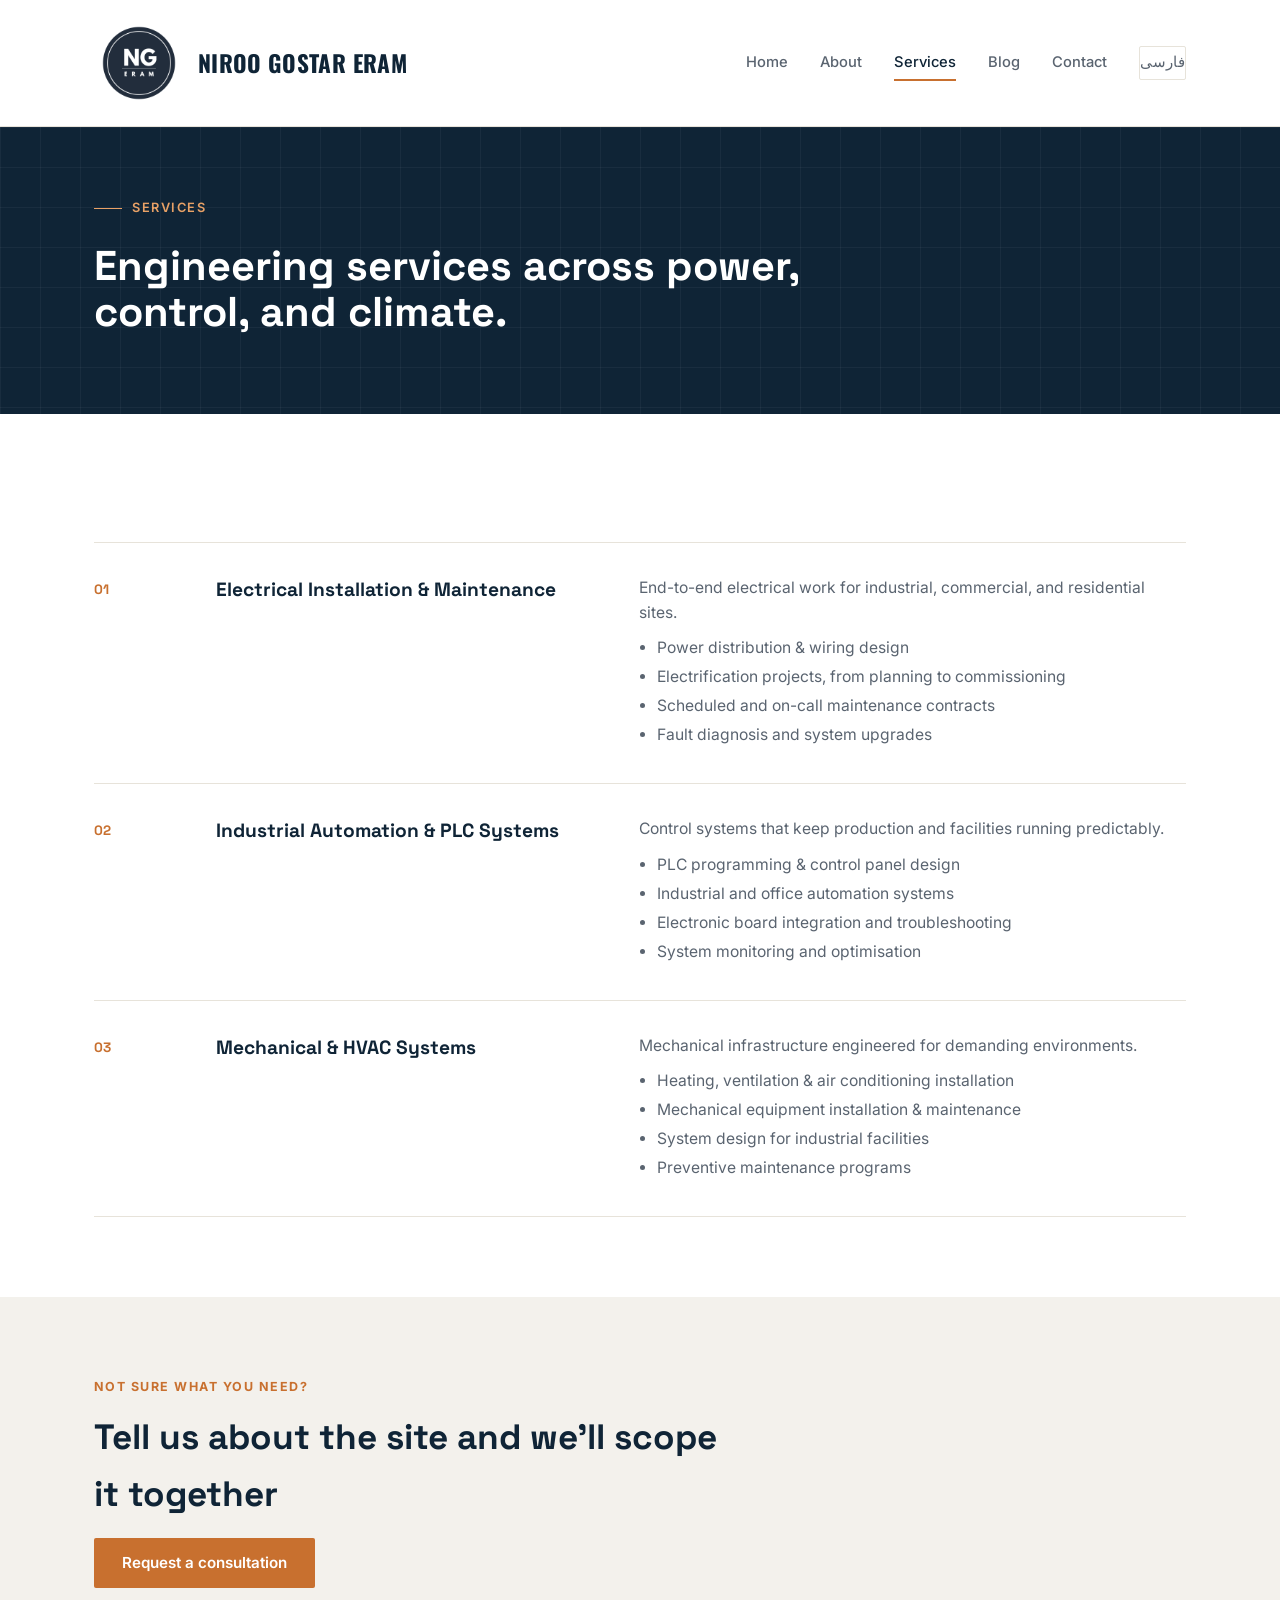
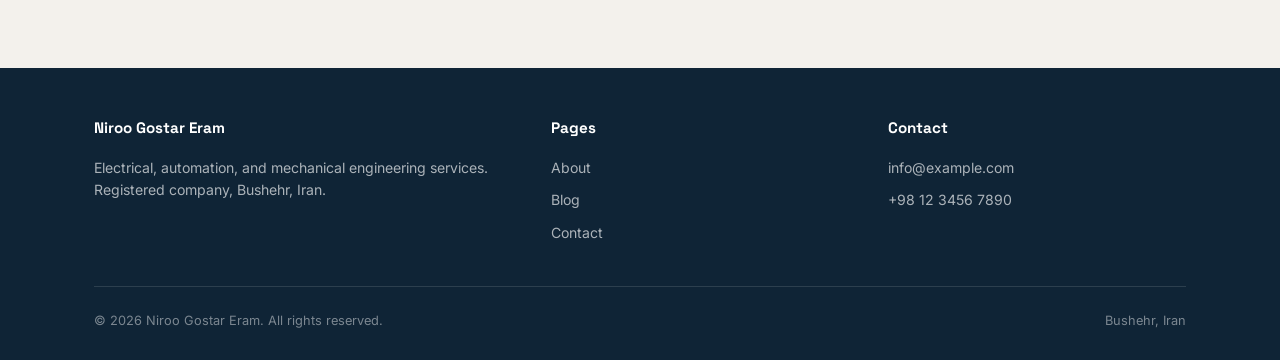
<file: en/services.html>
<!DOCTYPE html>
<html lang="en">
<head>
<meta charset="UTF-8">
<meta name="viewport" content="width=device-width, initial-scale=1.0">
<title>Services | Niroo Gostar Eram</title>
<meta name="description" content="Electrical installation and maintenance, industrial automation and PLC systems, and mechanical and HVAC engineering services from Niroo Gostar Eram, Bushehr.">
<link rel="alternate" hreflang="fa" href="/fa/services.html">
<link rel="icon" href="../images/favicon.png">
<link href="https://fonts.googleapis.com/css2?family=Space+Grotesk:wght@500;700&family=Inter:wght@400;500;600&family=Oswald:wght@600;700&display=swap" rel="stylesheet">
<link rel="stylesheet" href="../css/style.css">
</head>
<body>

<header class="site-header">
  <div class="nav-row">
    <a href="index.html" class="logo-mark">
      <img src="../images/logo.png" alt="Niroo Gostar Eram logo">
      Niroo Gostar Eram
    </a>
    <nav class="main-nav">
      <a href="index.html">Home</a>
      <a href="about.html">About</a>
      <a href="services.html" class="active">Services</a>
      <a href="blog.html">Blog</a>
      <a href="contact.html">Contact</a>
      <a href="../fa/services.html" class="lang-toggle">فارسی</a>
    </nav>
    <button class="nav-toggle-btn" aria-label="Toggle menu"><span></span><span></span><span></span></button>
  </div>
</header>

<section class="hero blueprint-bg" style="padding: 64px 0 56px;">
  <div class="container">
    <span class="hero-eyebrow">Services</span>
    <h1 style="font-size: clamp(1.8rem, 3.5vw, 2.6rem);">Engineering services across power, control, and climate.</h1>
  </div>
</section>

<section class="section">
  <div class="container">
    <div class="spec-list">
      <div class="spec-row">
        <span class="spec-index">01</span>
        <span class="spec-name">Electrical Installation &amp; Maintenance</span>
        <span class="spec-desc">
          End-to-end electrical work for industrial, commercial, and residential sites.
          <ul>
            <li>Power distribution &amp; wiring design</li>
            <li>Electrification projects, from planning to commissioning</li>
            <li>Scheduled and on-call maintenance contracts</li>
            <li>Fault diagnosis and system upgrades</li>
          </ul>
        </span>
      </div>
      <div class="spec-row">
        <span class="spec-index">02</span>
        <span class="spec-name">Industrial Automation &amp; PLC Systems</span>
        <span class="spec-desc">
          Control systems that keep production and facilities running predictably.
          <ul>
            <li>PLC programming &amp; control panel design</li>
            <li>Industrial and office automation systems</li>
            <li>Electronic board integration and troubleshooting</li>
            <li>System monitoring and optimisation</li>
          </ul>
        </span>
      </div>
      <div class="spec-row">
        <span class="spec-index">03</span>
        <span class="spec-name">Mechanical &amp; HVAC Systems</span>
        <span class="spec-desc">
          Mechanical infrastructure engineered for demanding environments.
          <ul>
            <li>Heating, ventilation &amp; air conditioning installation</li>
            <li>Mechanical equipment installation &amp; maintenance</li>
            <li>System design for industrial facilities</li>
            <li>Preventive maintenance programs</li>
          </ul>
        </span>
      </div>
    </div>
  </div>
</section>

<section class="section section-alt">
  <div class="container">
    <span class="section-label">Not sure what you need?</span>
    <h2 class="section-title">Tell us about the site and we'll scope it together</h2>
    <a href="contact.html" class="btn btn-primary">Request a consultation</a>
  </div>
</section>

<footer class="site-footer">
  <div class="container">
    <div class="footer-grid">
      <div>
        <h4>Niroo Gostar Eram</h4>
        <p>Electrical, automation, and mechanical engineering services. Registered company, Bushehr, Iran.</p>
      </div>
      <div>
        <h4>Pages</h4>
        <a href="about.html">About</a>
        <a href="blog.html">Blog</a>
        <a href="contact.html">Contact</a>
      </div>
      <div>
        <h4>Contact</h4>
        <a href="mailto:info@example.com">info@example.com</a>
        <a href="tel:+981234567890">+98 12 3456 7890</a>
      </div>
    </div>
    <div class="footer-bottom">
      <span>&copy; 2026 Niroo Gostar Eram. All rights reserved.</span>
      <span>Bushehr, Iran</span>
    </div>
  </div>
</footer>

<script src="../js/main.js"></script>
</body>
</html>
</file>
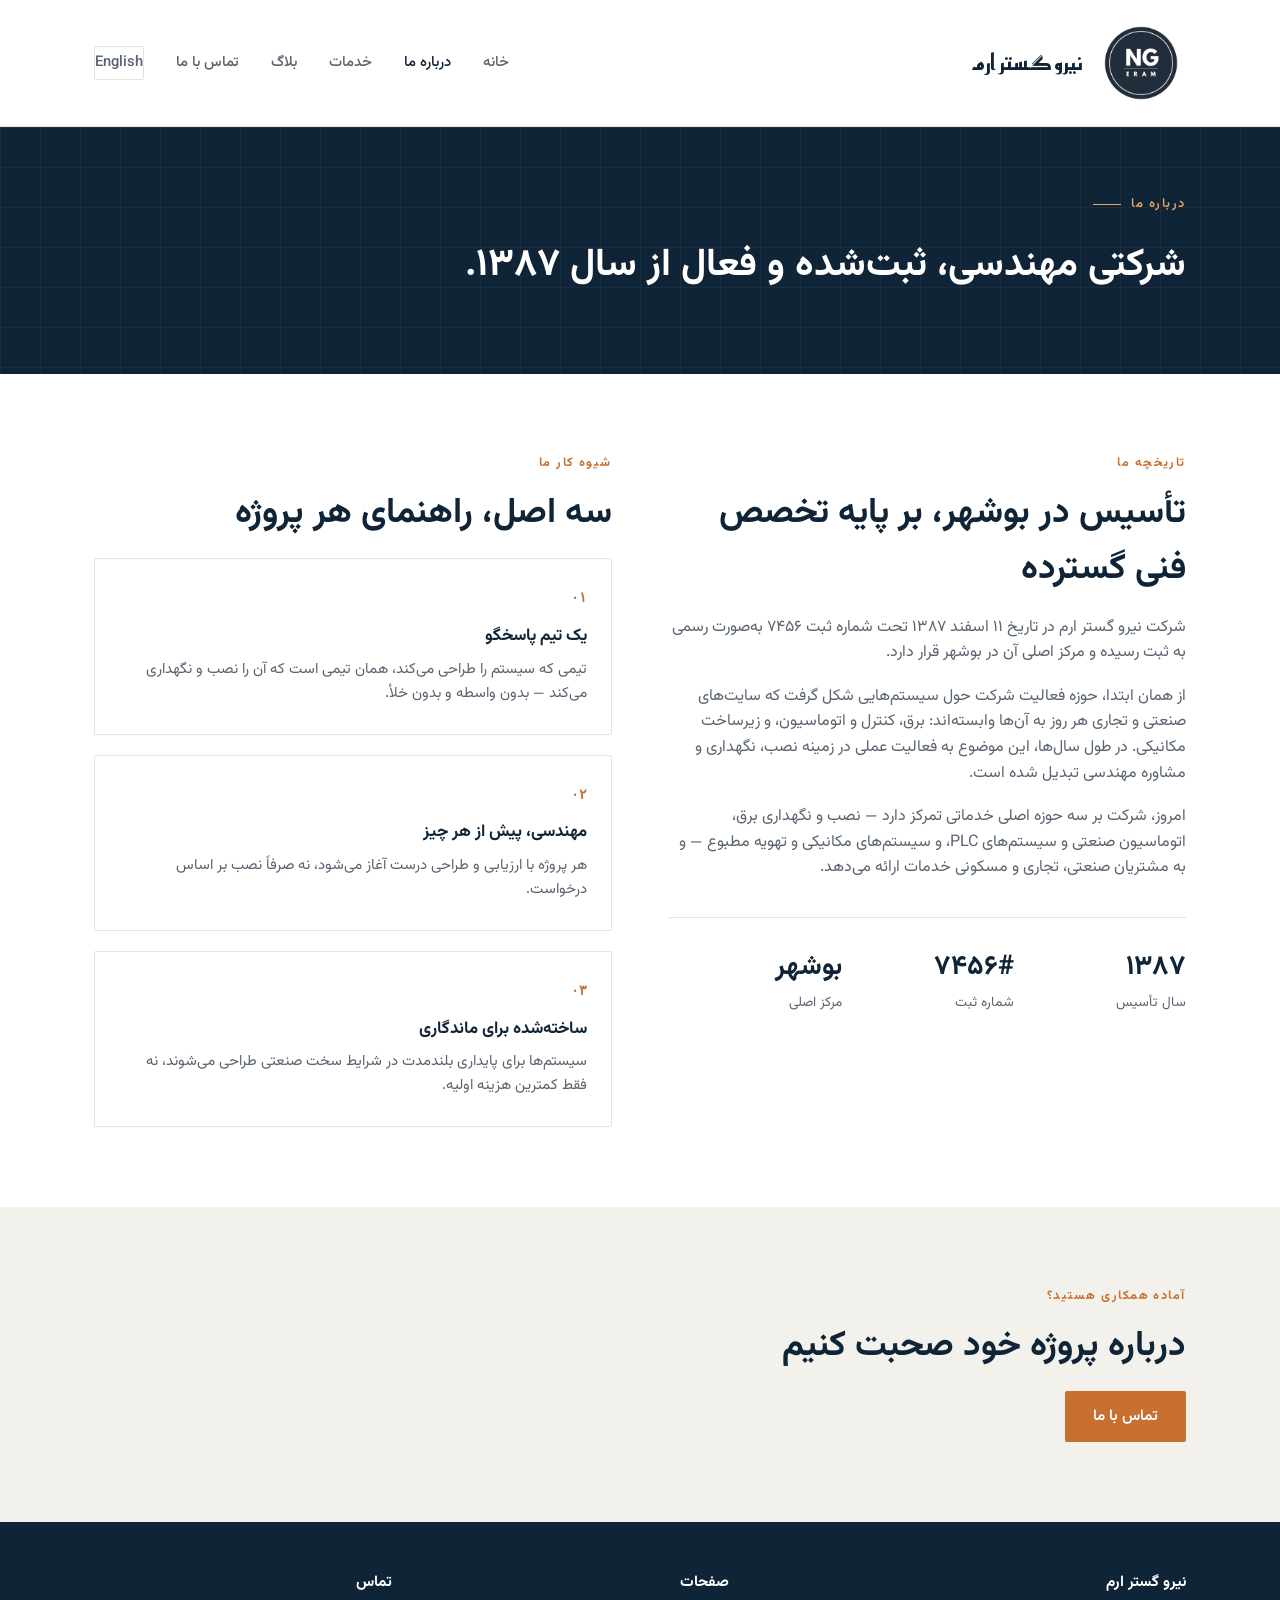
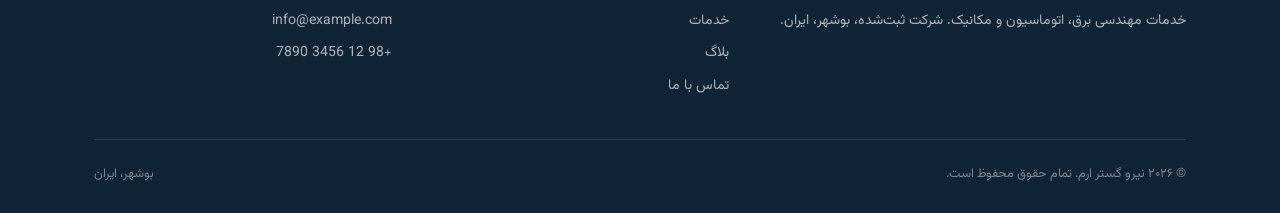
<file: fa/about.html>
<!DOCTYPE html>
<html lang="fa" dir="rtl">
<head>
<meta charset="UTF-8">
<meta name="viewport" content="width=device-width, initial-scale=1.0">
<title>درباره ما | نیرو گستر ارم</title>
<meta name="description" content="نیرو گستر ارم شرکتی سهامی خاص و ثبت‌شده در بوشهر است که از سال ۱۳۸۷ خدمات مهندسی برق، اتوماسیون و مکانیک ارائه می‌دهد.">
<link rel="alternate" hreflang="en" href="/en/about.html">
<link rel="icon" href="../images/favicon.png">
<link href="https://fonts.googleapis.com/css2?family=Vazirmatn:wght@500;700;400&family=Reem+Kufi:wght@600;700&display=swap" rel="stylesheet">
<link rel="stylesheet" href="../css/style.css">
</head>
<body>

<header class="site-header">
  <div class="nav-row">
    <a href="index.html" class="logo-mark">
      <img src="../images/logo.png" alt="لوگوی نیرو گستر ارم">
      نیرو گستر ارم
    </a>
    <nav class="main-nav">
      <a href="index.html">خانه</a>
      <a href="about.html" class="active">درباره ما</a>
      <a href="services.html">خدمات</a>
      <a href="blog.html">بلاگ</a>
      <a href="contact.html">تماس با ما</a>
      <a href="../en/about.html" class="lang-toggle">English</a>
    </nav>
    <button class="nav-toggle-btn" aria-label="باز کردن منو"><span></span><span></span><span></span></button>
  </div>
</header>

<section class="hero blueprint-bg" style="padding: 64px 0 56px;">
  <div class="container">
    <span class="hero-eyebrow">درباره ما</span>
    <h1 style="font-size: clamp(1.6rem, 3.5vw, 2.4rem);">شرکتی مهندسی، ثبت‌شده و فعال از سال ۱۳۸۷.</h1>
  </div>
</section>

<section class="section">
  <div class="container about-grid">
    <div>
      <span class="section-label">تاریخچه ما</span>
      <h2 class="section-title">تأسیس در بوشهر، بر پایه تخصص فنی گسترده</h2>
      <p style="color: var(--ink-soft); margin-bottom: 18px;">شرکت نیرو گستر ارم در تاریخ ۱۱ اسفند ۱۳۸۷ تحت شماره ثبت ۷۴۵۶ به‌صورت رسمی به ثبت رسیده و مرکز اصلی آن در بوشهر قرار دارد.</p>
      <p style="color: var(--ink-soft); margin-bottom: 18px;">از همان ابتدا، حوزه فعالیت شرکت حول سیستم‌هایی شکل گرفت که سایت‌های صنعتی و تجاری هر روز به آن‌ها وابسته‌اند: برق، کنترل و اتوماسیون، و زیرساخت مکانیکی. در طول سال‌ها، این موضوع به فعالیت عملی در زمینه نصب، نگهداری و مشاوره مهندسی تبدیل شده است.</p>
      <p style="color: var(--ink-soft);">امروز، شرکت بر سه حوزه اصلی خدماتی تمرکز دارد &mdash; نصب و نگهداری برق، اتوماسیون صنعتی و سیستم‌های PLC، و سیستم‌های مکانیکی و تهویه مطبوع &mdash; و به مشتریان صنعتی، تجاری و مسکونی خدمات ارائه می‌دهد.</p>

      <div class="fact-strip">
        <div>
          <span class="fact-num">۱۳۸۷</span>
          <span class="fact-label">سال تأسیس</span>
        </div>
        <div>
          <span class="fact-num">۷۴۵۶#</span>
          <span class="fact-label">شماره ثبت</span>
        </div>
        <div>
          <span class="fact-num">بوشهر</span>
          <span class="fact-label">مرکز اصلی</span>
        </div>
      </div>
    </div>

    <div>
      <span class="section-label">شیوه کار ما</span>
      <h2 class="section-title">سه اصل، راهنمای هر پروژه</h2>
      <div class="value-card" style="margin-bottom: 20px;">
        <div class="num">۰۱</div>
        <h3>یک تیم پاسخگو</h3>
        <p>تیمی که سیستم را طراحی می‌کند، همان تیمی است که آن را نصب و نگهداری می‌کند &mdash; بدون واسطه و بدون خلأ.</p>
      </div>
      <div class="value-card" style="margin-bottom: 20px;">
        <div class="num">۰۲</div>
        <h3>مهندسی، پیش از هر چیز</h3>
        <p>هر پروژه با ارزیابی و طراحی درست آغاز می‌شود، نه صرفاً نصب بر اساس درخواست.</p>
      </div>
      <div class="value-card">
        <div class="num">۰۳</div>
        <h3>ساخته‌شده برای ماندگاری</h3>
        <p>سیستم‌ها برای پایداری بلندمدت در شرایط سخت صنعتی طراحی می‌شوند، نه فقط کمترین هزینه اولیه.</p>
      </div>
    </div>
  </div>
</section>

<section class="section section-alt">
  <div class="container">
    <span class="section-label">آماده همکاری هستید؟</span>
    <h2 class="section-title">درباره پروژه خود صحبت کنیم</h2>
    <a href="contact.html" class="btn btn-primary">تماس با ما</a>
  </div>
</section>

<footer class="site-footer">
  <div class="container">
    <div class="footer-grid">
      <div>
        <h4>نیرو گستر ارم</h4>
        <p>خدمات مهندسی برق، اتوماسیون و مکانیک. شرکت ثبت‌شده، بوشهر، ایران.</p>
      </div>
      <div>
        <h4>صفحات</h4>
        <a href="services.html">خدمات</a>
        <a href="blog.html">بلاگ</a>
        <a href="contact.html">تماس با ما</a>
      </div>
      <div>
        <h4>تماس</h4>
        <a href="mailto:info@example.com">info@example.com</a>
        <a href="tel:+981234567890">+98 12 3456 7890</a>
      </div>
    </div>
    <div class="footer-bottom">
      <span>© ۲۰۲۶ نیرو گستر ارم. تمام حقوق محفوظ است.</span>
      <span>بوشهر، ایران</span>
    </div>
  </div>
</footer>

<script src="../js/main.js"></script>
</body>
</html>
</file>
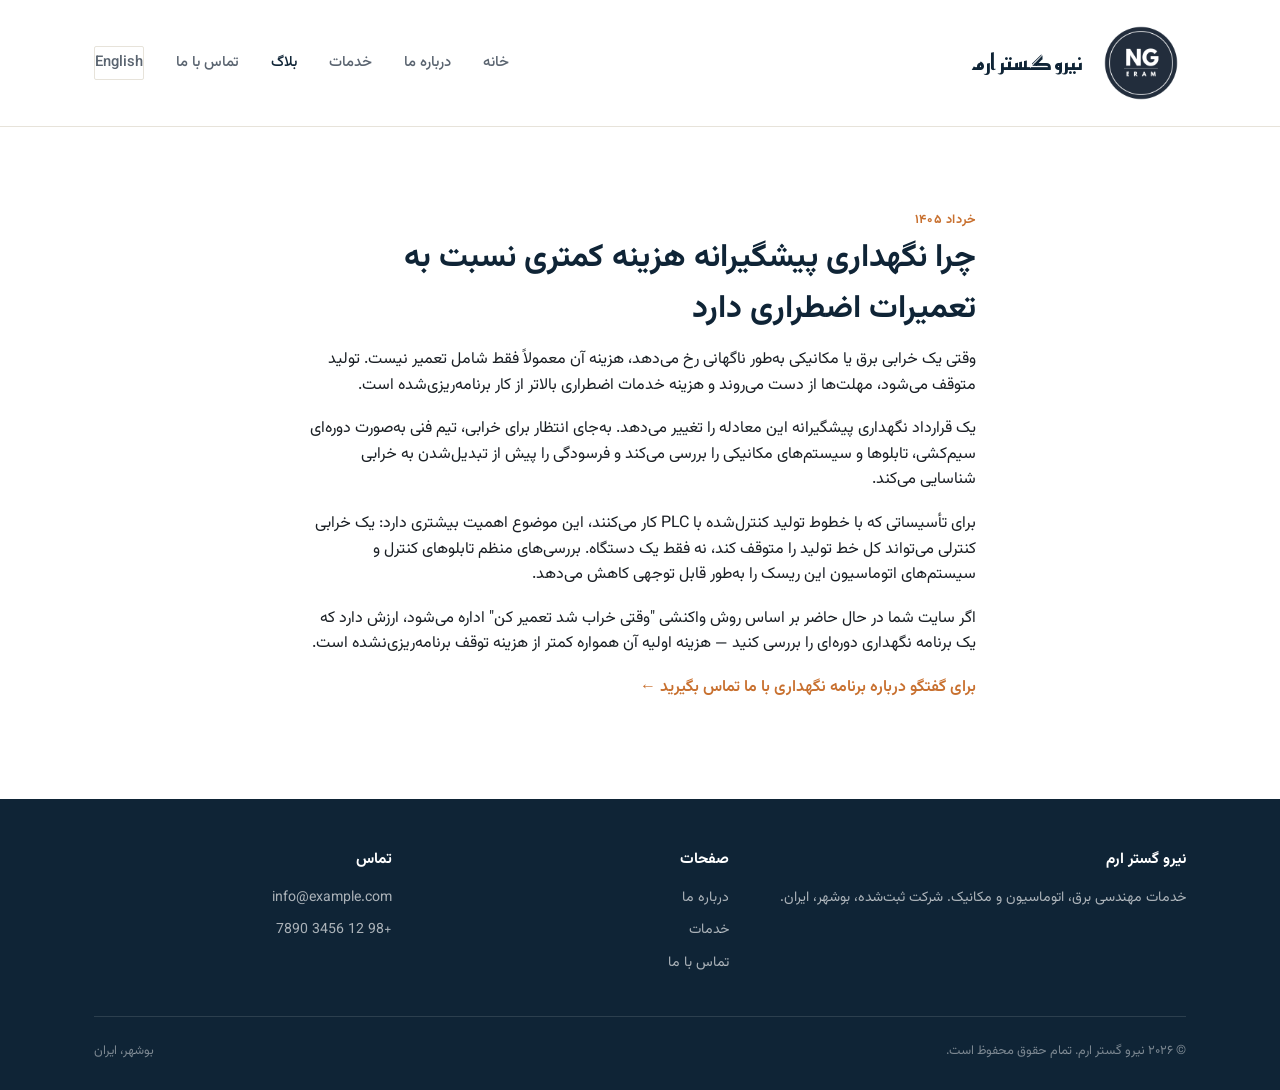
<file: fa/blog-post-1.html>
<!DOCTYPE html>
<html lang="fa" dir="rtl">
<head>
<meta charset="UTF-8">
<meta name="viewport" content="width=device-width, initial-scale=1.0">
<title>چرا نگهداری پیشگیرانه هزینه کمتری دارد | نیرو گستر ارم</title>
<meta name="description" content="چگونه قراردادهای نگهداری برنامه‌ریزی‌شده برق و مکانیک، توقفات و هزینه کلی را کاهش می‌دهند.">
<link rel="icon" href="../images/favicon.png">
<link href="https://fonts.googleapis.com/css2?family=Vazirmatn:wght@500;700;400&family=Reem+Kufi:wght@600;700&display=swap" rel="stylesheet">
<link rel="stylesheet" href="../css/style.css">
</head>
<body>

<header class="site-header">
  <div class="nav-row">
    <a href="index.html" class="logo-mark">
      <img src="../images/logo.png" alt="لوگوی نیرو گستر ارم">
      نیرو گستر ارم
    </a>
    <nav class="main-nav">
      <a href="index.html">خانه</a>
      <a href="about.html">درباره ما</a>
      <a href="services.html">خدمات</a>
      <a href="blog.html" class="active">بلاگ</a>
      <a href="contact.html">تماس با ما</a>
      <a href="../en/blog.html" class="lang-toggle">English</a>
    </nav>
    <button class="nav-toggle-btn" aria-label="باز کردن منو"><span></span><span></span><span></span></button>
  </div>
</header>

<section class="section">
  <div class="container post-body">
    <span class="post-date">خرداد ۱۴۰۵</span>
    <h1>چرا نگهداری پیشگیرانه هزینه کمتری نسبت به تعمیرات اضطراری دارد</h1>

    <p>وقتی یک خرابی برق یا مکانیکی به‌طور ناگهانی رخ می‌دهد، هزینه آن معمولاً فقط شامل تعمیر نیست. تولید متوقف می‌شود، مهلت‌ها از دست می‌روند و هزینه خدمات اضطراری بالاتر از کار برنامه‌ریزی‌شده است.</p>

    <p>یک قرارداد نگهداری پیشگیرانه این معادله را تغییر می‌دهد. به‌جای انتظار برای خرابی، تیم فنی به‌صورت دوره‌ای سیم‌کشی، تابلوها و سیستم‌های مکانیکی را بررسی می‌کند و فرسودگی را پیش از تبدیل‌شدن به خرابی شناسایی می‌کند.</p>

    <p>برای تأسیساتی که با خطوط تولید کنترل‌شده با PLC کار می‌کنند، این موضوع اهمیت بیشتری دارد: یک خرابی کنترلی می‌تواند کل خط تولید را متوقف کند، نه فقط یک دستگاه. بررسی‌های منظم تابلوهای کنترل و سیستم‌های اتوماسیون این ریسک را به‌طور قابل توجهی کاهش می‌دهد.</p>

    <p>اگر سایت شما در حال حاضر بر اساس روش واکنشی "وقتی خراب شد تعمیر کن" اداره می‌شود، ارزش دارد که یک برنامه نگهداری دوره‌ای را بررسی کنید &mdash; هزینه اولیه آن همواره کمتر از هزینه توقف برنامه‌ریزی‌نشده است.</p>

    <p><a href="contact.html" style="color: var(--copper); font-weight: 600;">برای گفتگو درباره برنامه نگهداری با ما تماس بگیرید &larr;</a></p>
  </div>
</section>

<footer class="site-footer">
  <div class="container">
    <div class="footer-grid">
      <div>
        <h4>نیرو گستر ارم</h4>
        <p>خدمات مهندسی برق، اتوماسیون و مکانیک. شرکت ثبت‌شده، بوشهر، ایران.</p>
      </div>
      <div>
        <h4>صفحات</h4>
        <a href="about.html">درباره ما</a>
        <a href="services.html">خدمات</a>
        <a href="contact.html">تماس با ما</a>
      </div>
      <div>
        <h4>تماس</h4>
        <a href="mailto:info@example.com">info@example.com</a>
        <a href="tel:+981234567890">+98 12 3456 7890</a>
      </div>
    </div>
    <div class="footer-bottom">
      <span>© ۲۰۲۶ نیرو گستر ارم. تمام حقوق محفوظ است.</span>
      <span>بوشهر، ایران</span>
    </div>
  </div>
</footer>

<script src="../js/main.js"></script>
</body>
</html>
</file>
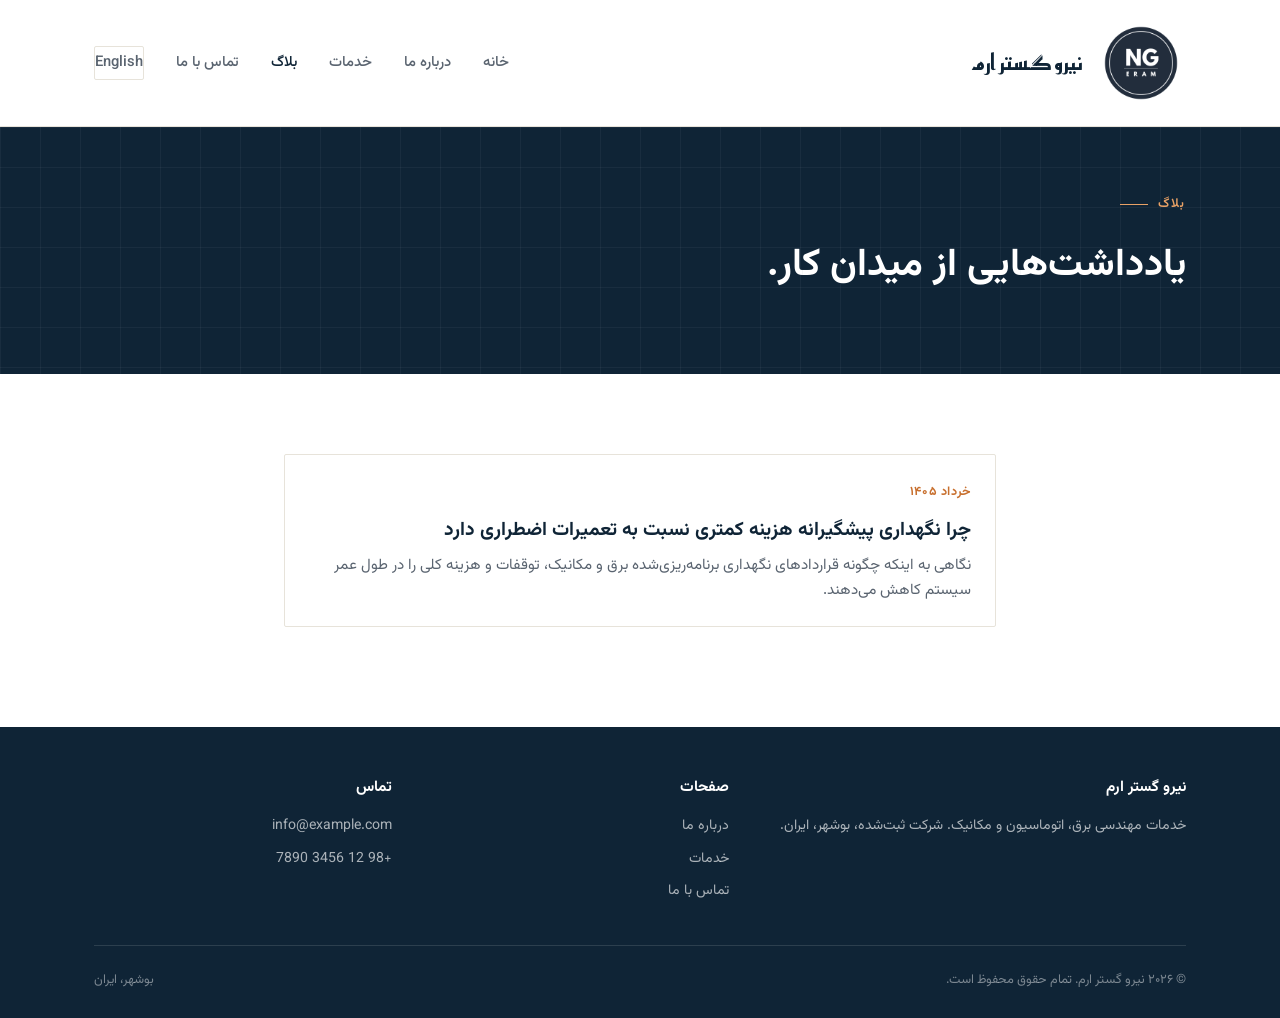
<file: fa/blog.html>
<!DOCTYPE html>
<html lang="fa" dir="rtl">
<head>
<meta charset="UTF-8">
<meta name="viewport" content="width=device-width, initial-scale=1.0">
<title>بلاگ | نیرو گستر ارم</title>
<meta name="description" content="نکات و تجربیات در زمینه برق، اتوماسیون و مکانیک از نیرو گستر ارم، بوشهر.">
<link rel="alternate" hreflang="en" href="/en/blog.html">
<link rel="icon" href="../images/favicon.png">
<link href="https://fonts.googleapis.com/css2?family=Vazirmatn:wght@500;700;400&family=Reem+Kufi:wght@600;700&display=swap" rel="stylesheet">
<link rel="stylesheet" href="../css/style.css">
</head>
<body>

<header class="site-header">
  <div class="nav-row">
    <a href="index.html" class="logo-mark">
      <img src="../images/logo.png" alt="لوگوی نیرو گستر ارم">
      نیرو گستر ارم
    </a>
    <nav class="main-nav">
      <a href="index.html">خانه</a>
      <a href="about.html">درباره ما</a>
      <a href="services.html">خدمات</a>
      <a href="blog.html" class="active">بلاگ</a>
      <a href="contact.html">تماس با ما</a>
      <a href="../en/blog.html" class="lang-toggle">English</a>
    </nav>
    <button class="nav-toggle-btn" aria-label="باز کردن منو"><span></span><span></span><span></span></button>
  </div>
</header>

<section class="hero blueprint-bg" style="padding: 64px 0 56px;">
  <div class="container">
    <span class="hero-eyebrow">بلاگ</span>
    <h1 style="font-size: clamp(1.6rem, 3.5vw, 2.4rem);">یادداشت‌هایی از میدان کار.</h1>
  </div>
</section>

<section class="section">
  <div class="container" style="max-width: 760px;">

    <!-- برای افزودن مطلب جدید: یک فایل از پست‌های قبلی (مثلاً blog-post-1.html) کپی کنید،
         آن را ویرایش کنید، سپس یک بلوک .post-card جدید اینجا اضافه کنید. جدیدترین در بالا. -->

    <a href="blog-post-1.html" class="post-card">
      <span class="post-date">خرداد ۱۴۰۵</span>
      <h3>چرا نگهداری پیشگیرانه هزینه کمتری نسبت به تعمیرات اضطراری دارد</h3>
      <p>نگاهی به اینکه چگونه قراردادهای نگهداری برنامه‌ریزی‌شده برق و مکانیک، توقفات و هزینه کلی را در طول عمر سیستم کاهش می‌دهند.</p>
    </a>

  </div>
</section>

<footer class="site-footer">
  <div class="container">
    <div class="footer-grid">
      <div>
        <h4>نیرو گستر ارم</h4>
        <p>خدمات مهندسی برق، اتوماسیون و مکانیک. شرکت ثبت‌شده، بوشهر، ایران.</p>
      </div>
      <div>
        <h4>صفحات</h4>
        <a href="about.html">درباره ما</a>
        <a href="services.html">خدمات</a>
        <a href="contact.html">تماس با ما</a>
      </div>
      <div>
        <h4>تماس</h4>
        <a href="mailto:info@example.com">info@example.com</a>
        <a href="tel:+981234567890">+98 12 3456 7890</a>
      </div>
    </div>
    <div class="footer-bottom">
      <span>© ۲۰۲۶ نیرو گستر ارم. تمام حقوق محفوظ است.</span>
      <span>بوشهر، ایران</span>
    </div>
  </div>
</footer>

<script src="../js/main.js"></script>
</body>
</html>
</file>
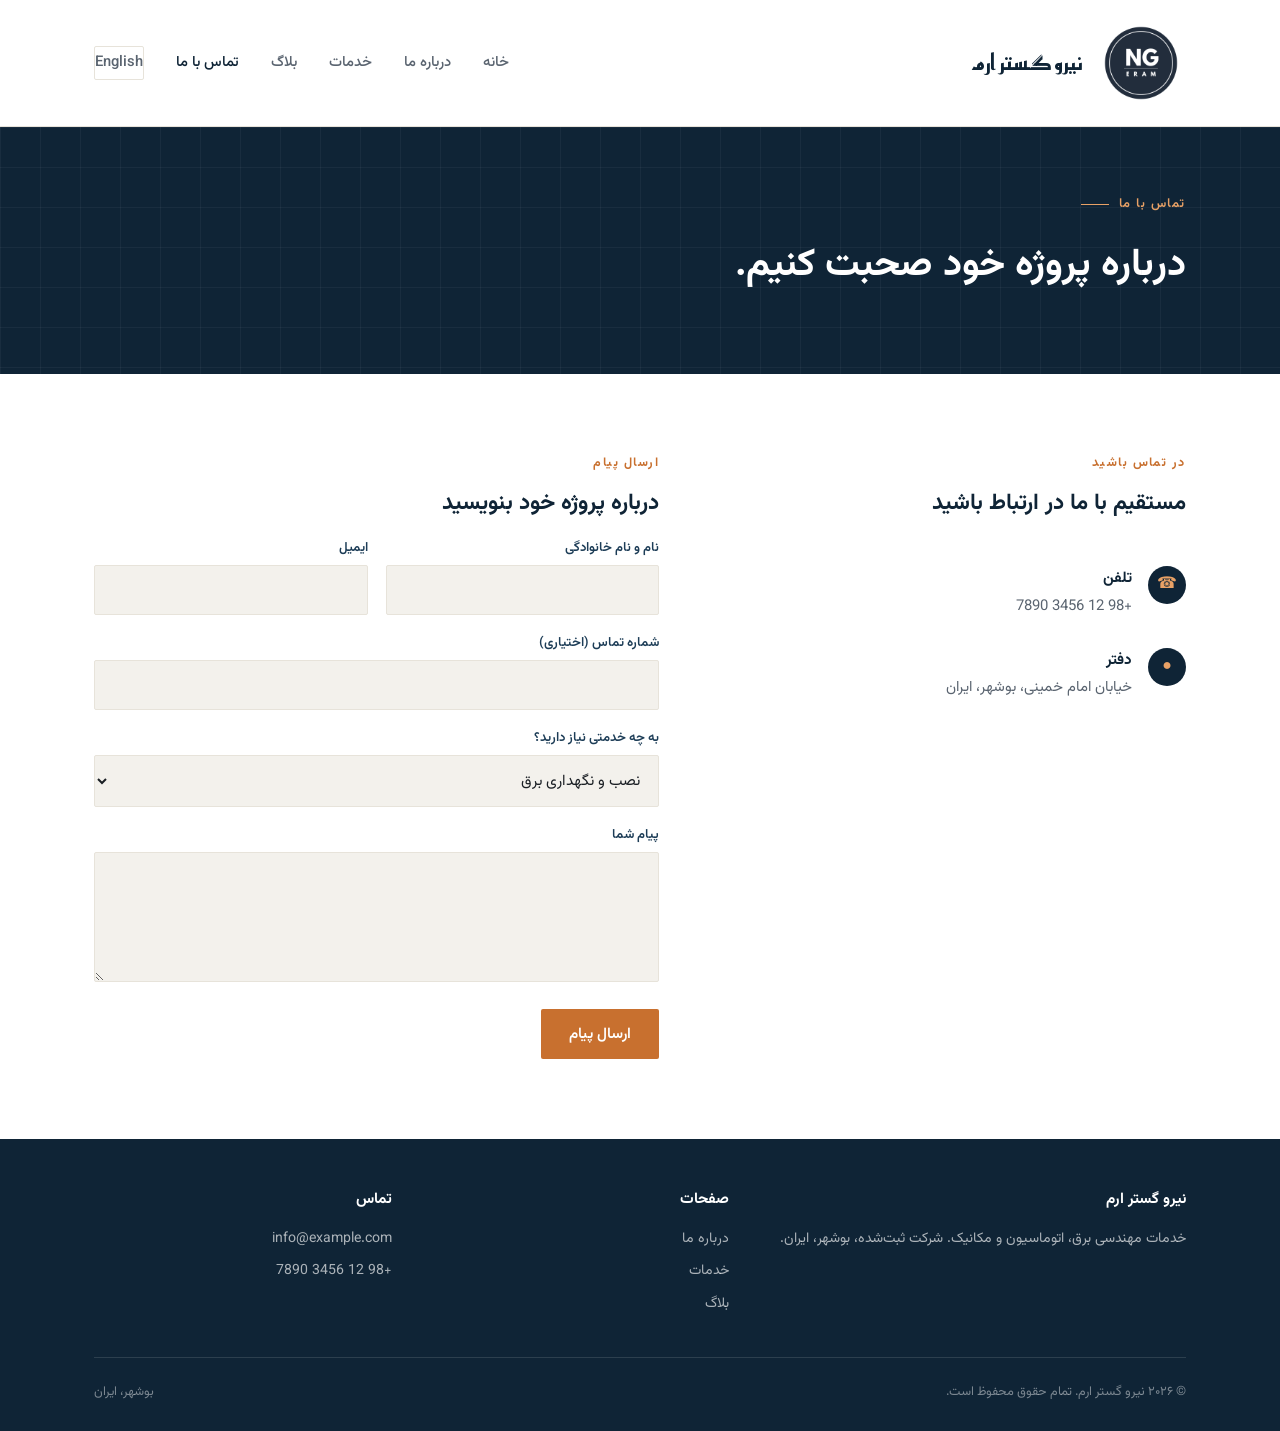
<file: fa/contact.html>
<!DOCTYPE html>
<html lang="fa" dir="rtl">
<head>
<meta charset="UTF-8">
<meta name="viewport" content="width=device-width, initial-scale=1.0">
<title>تماس با ما | نیرو گستر ارم</title>
<meta name="description" content="برای پروژه‌های برق، اتوماسیون و مکانیک در بوشهر و سراسر ایران با نیرو گستر ارم در تماس باشید.">
<link rel="alternate" hreflang="en" href="/en/contact.html">
<link rel="icon" href="../images/favicon.png">
<link href="https://fonts.googleapis.com/css2?family=Vazirmatn:wght@500;700;400&family=Reem+Kufi:wght@600;700&display=swap" rel="stylesheet">
<link rel="stylesheet" href="../css/style.css">
</head>
<body>

<header class="site-header">
  <div class="nav-row">
    <a href="index.html" class="logo-mark">
      <img src="../images/logo.png" alt="لوگوی نیرو گستر ارم">
      نیرو گستر ارم
    </a>
    <nav class="main-nav">
      <a href="index.html">خانه</a>
      <a href="about.html">درباره ما</a>
      <a href="services.html">خدمات</a>
      <a href="blog.html">بلاگ</a>
      <a href="contact.html" class="active">تماس با ما</a>
      <a href="../en/contact.html" class="lang-toggle">English</a>
    </nav>
    <button class="nav-toggle-btn" aria-label="باز کردن منو"><span></span><span></span><span></span></button>
  </div>
</header>

<section class="hero blueprint-bg" style="padding: 64px 0 56px;">
  <div class="container">
    <span class="hero-eyebrow">تماس با ما</span>
    <h1 style="font-size: clamp(1.6rem, 3.5vw, 2.4rem);">درباره پروژه خود صحبت کنیم.</h1>
  </div>
</section>

<section class="section">
  <div class="container contact-grid">
    <div>
      <span class="section-label">در تماس باشید</span>
      <h2 class="section-title" style="font-size: 1.4rem;">مستقیم با ما در ارتباط باشید</h2>

      <div class="contact-info-item">
        <!-- <div class="ico">@</div>
        <div>
          <h4>ایمیل</h4>
          <a href="mailto:info@example.com">info@example.com</a>
        </div> -->
      </div>
      <div class="contact-info-item">
        <div class="ico">&#9742;</div>
        <div>
          <h4>تلفن</h4>
          <a href="tel:+981234567890">+98 12 3456 7890</a>
        </div>
      </div>
      <div class="contact-info-item">
        <div class="ico">&#9679;</div>
        <div>
          <h4>دفتر</h4>
          <p>خیابان امام خمینی، بوشهر، ایران</p>
        </div>
      </div>
    </div>

    <div>
      <span class="section-label">ارسال پیام</span>
      <h2 class="section-title" style="font-size: 1.4rem;">درباره پروژه خود بنویسید</h2>

      <form name="contact-fa" method="POST" data-netlify="true" netlify-honeypot="bot-field" class="contact-form">
        <input type="hidden" name="form-name" value="contact-fa" />
        <p style="display:none;">
          <label>این فیلد را پر نکنید: <input name="bot-field" /></label>
        </p>

        <div class="form-row">
          <div>
            <label for="name">نام و نام خانوادگی</label>
            <input type="text" id="name" name="name" required>
          </div>
          <div>
            <label for="email">ایمیل</label>
            <input type="email" id="email" name="email" required>
          </div>
        </div>

        <div>
          <label for="phone">شماره تماس (اختیاری)</label>
          <input type="tel" id="phone" name="phone">
        </div>

        <div>
          <label for="service">به چه خدمتی نیاز دارید؟</label>
          <select id="service" name="service">
            <option>نصب و نگهداری برق</option>
            <option>اتوماسیون صنعتی و سیستم‌های PLC</option>
            <option>سیستم‌های مکانیکی و تهویه مطبوع</option>
            <option>مطمئن نیستم / سایر</option>
          </select>
        </div>

        <div>
          <label for="message">پیام شما</label>
          <textarea id="message" name="message" required></textarea>
        </div>

        <button type="submit" class="btn btn-primary" style="align-self: flex-start; border: none; cursor: pointer;">ارسال پیام</button>
      </form>
    </div>
  </div>
</section>

<footer class="site-footer">
  <div class="container">
    <div class="footer-grid">
      <div>
        <h4>نیرو گستر ارم</h4>
        <p>خدمات مهندسی برق، اتوماسیون و مکانیک. شرکت ثبت‌شده، بوشهر، ایران.</p>
      </div>
      <div>
        <h4>صفحات</h4>
        <a href="about.html">درباره ما</a>
        <a href="services.html">خدمات</a>
        <a href="blog.html">بلاگ</a>
      </div>
      <div>
        <h4>تماس</h4>
        <a href="mailto:info@example.com">info@example.com</a>
        <a href="tel:+981234567890">+98 12 3456 7890</a>
      </div>
    </div>
    <div class="footer-bottom">
      <span>© ۲۰۲۶ نیرو گستر ارم. تمام حقوق محفوظ است.</span>
      <span>بوشهر، ایران</span>
    </div>
  </div>
</footer>

<script src="../js/main.js"></script>
</body>
</html>
</file>
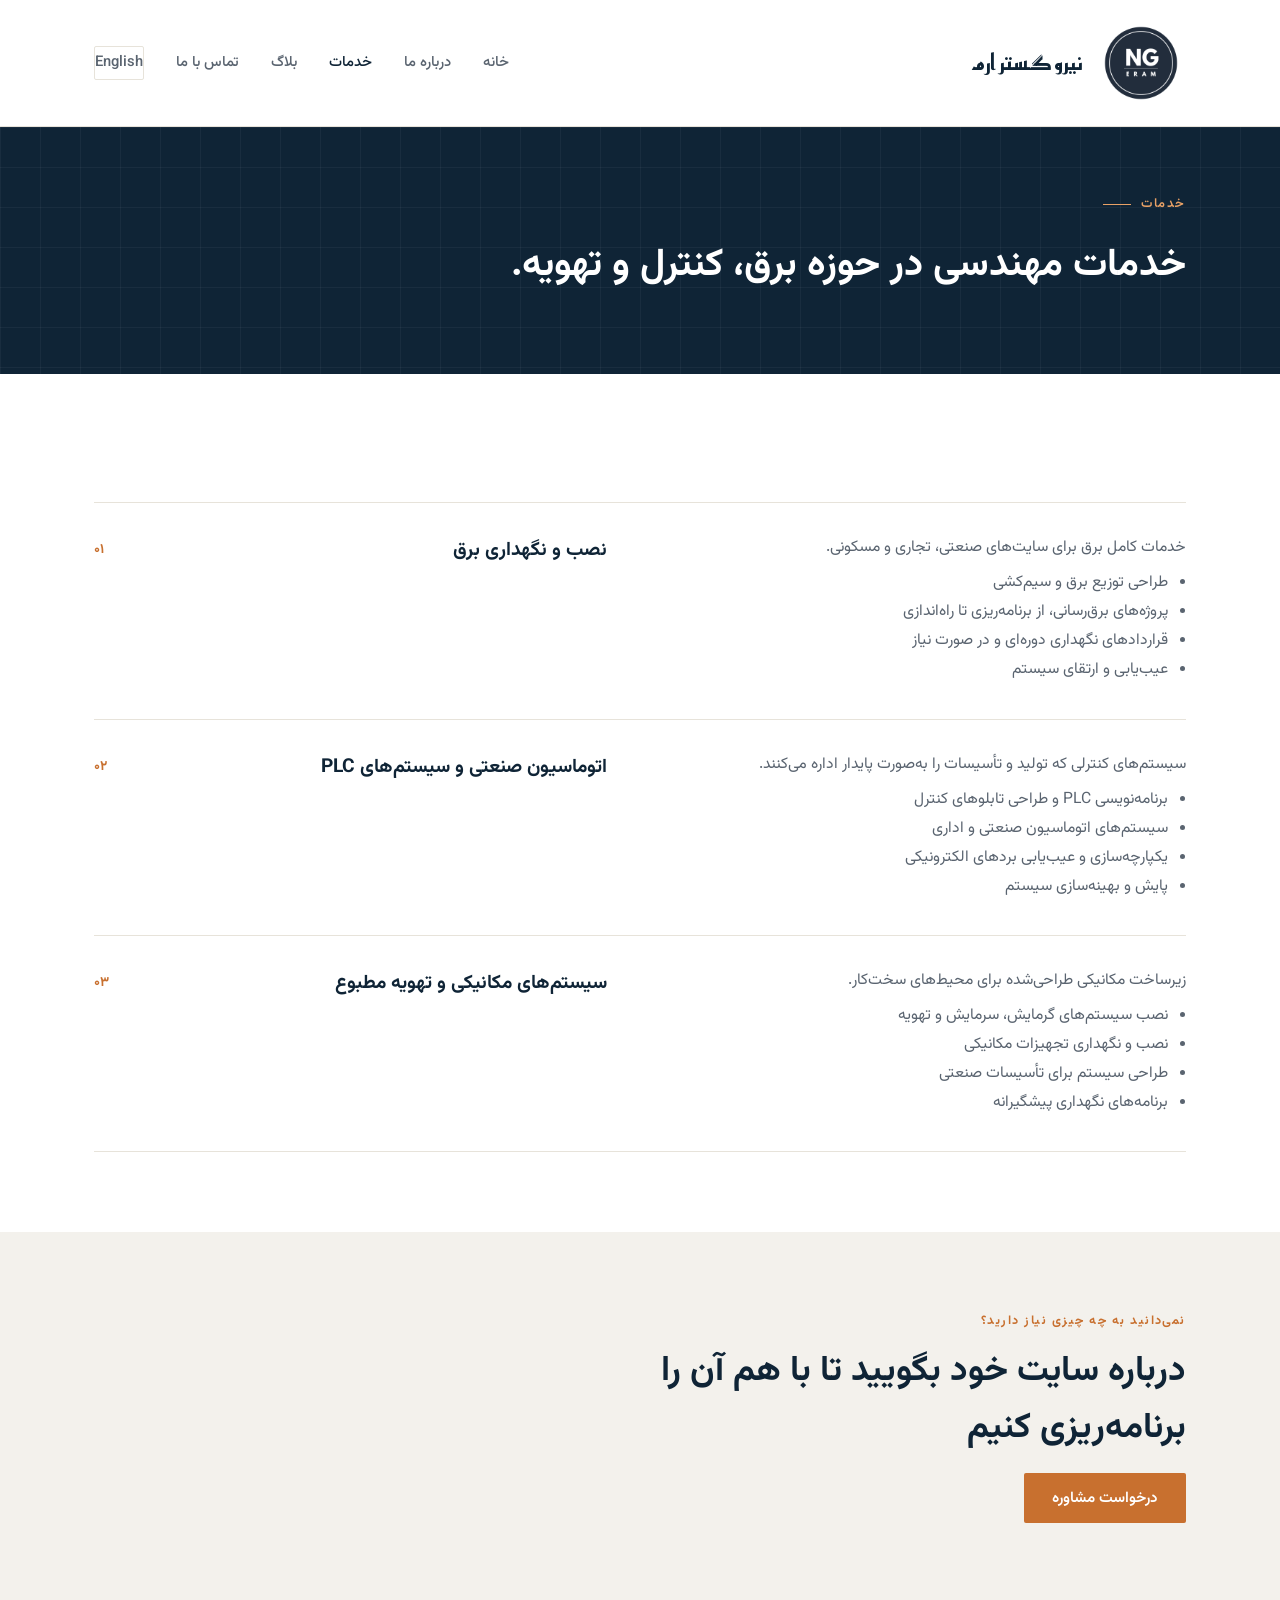
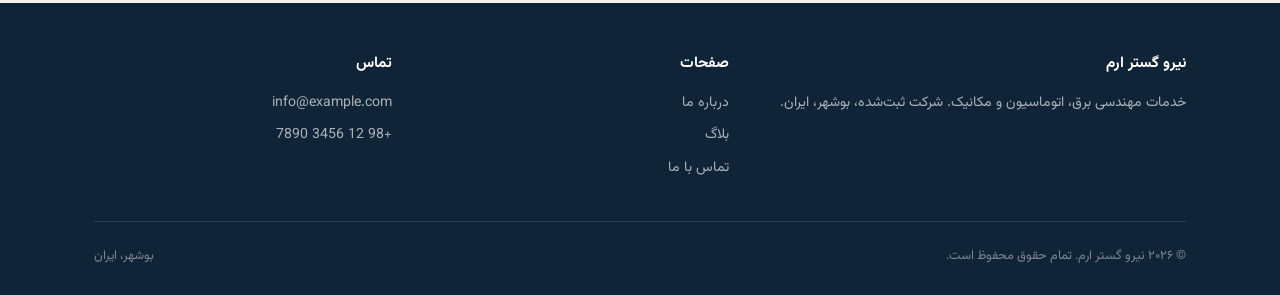
<file: fa/services.html>
<!DOCTYPE html>
<html lang="fa" dir="rtl">
<head>
<meta charset="UTF-8">
<meta name="viewport" content="width=device-width, initial-scale=1.0">
<title>خدمات | نیرو گستر ارم</title>
<meta name="description" content="نصب و نگهداری برق، اتوماسیون صنعتی و سیستم‌های PLC، و خدمات مهندسی مکانیک و تهویه مطبوع از نیرو گستر ارم، بوشهر.">
<link rel="alternate" hreflang="en" href="/en/services.html">
<link rel="icon" href="../images/favicon.png">
<link href="https://fonts.googleapis.com/css2?family=Vazirmatn:wght@500;700;400&family=Reem+Kufi:wght@600;700&display=swap" rel="stylesheet">
<link rel="stylesheet" href="../css/style.css">
</head>
<body>

<header class="site-header">
  <div class="nav-row">
    <a href="index.html" class="logo-mark">
      <img src="../images/logo.png" alt="لوگوی نیرو گستر ارم">
      نیرو گستر ارم
    </a>
    <nav class="main-nav">
      <a href="index.html">خانه</a>
      <a href="about.html">درباره ما</a>
      <a href="services.html" class="active">خدمات</a>
      <a href="blog.html">بلاگ</a>
      <a href="contact.html">تماس با ما</a>
      <a href="../en/services.html" class="lang-toggle">English</a>
    </nav>
    <button class="nav-toggle-btn" aria-label="باز کردن منو"><span></span><span></span><span></span></button>
  </div>
</header>

<section class="hero blueprint-bg" style="padding: 64px 0 56px;">
  <div class="container">
    <span class="hero-eyebrow">خدمات</span>
    <h1 style="font-size: clamp(1.6rem, 3.5vw, 2.4rem);">خدمات مهندسی در حوزه برق، کنترل و تهویه.</h1>
  </div>
</section>

<section class="section">
  <div class="container">
    <div class="spec-list">
      <div class="spec-row">
        <span class="spec-index">۰۱</span>
        <span class="spec-name">نصب و نگهداری برق</span>
        <span class="spec-desc">
          خدمات کامل برق برای سایت‌های صنعتی، تجاری و مسکونی.
          <ul>
            <li>طراحی توزیع برق و سیم‌کشی</li>
            <li>پروژه‌های برق‌رسانی، از برنامه‌ریزی تا راه‌اندازی</li>
            <li>قراردادهای نگهداری دوره‌ای و در صورت نیاز</li>
            <li>عیب‌یابی و ارتقای سیستم</li>
          </ul>
        </span>
      </div>
      <div class="spec-row">
        <span class="spec-index">۰۲</span>
        <span class="spec-name">اتوماسیون صنعتی و سیستم‌های PLC</span>
        <span class="spec-desc">
          سیستم‌های کنترلی که تولید و تأسیسات را به‌صورت پایدار اداره می‌کنند.
          <ul>
            <li>برنامه‌نویسی PLC و طراحی تابلوهای کنترل</li>
            <li>سیستم‌های اتوماسیون صنعتی و اداری</li>
            <li>یکپارچه‌سازی و عیب‌یابی بردهای الکترونیکی</li>
            <li>پایش و بهینه‌سازی سیستم</li>
          </ul>
        </span>
      </div>
      <div class="spec-row">
        <span class="spec-index">۰۳</span>
        <span class="spec-name">سیستم‌های مکانیکی و تهویه مطبوع</span>
        <span class="spec-desc">
          زیرساخت مکانیکی طراحی‌شده برای محیط‌های سخت‌کار.
          <ul>
            <li>نصب سیستم‌های گرمایش، سرمایش و تهویه</li>
            <li>نصب و نگهداری تجهیزات مکانیکی</li>
            <li>طراحی سیستم برای تأسیسات صنعتی</li>
            <li>برنامه‌های نگهداری پیشگیرانه</li>
          </ul>
        </span>
      </div>
    </div>
  </div>
</section>

<section class="section section-alt">
  <div class="container">
    <span class="section-label">نمی‌دانید به چه چیزی نیاز دارید؟</span>
    <h2 class="section-title">درباره سایت خود بگویید تا با هم آن را برنامه‌ریزی کنیم</h2>
    <a href="contact.html" class="btn btn-primary">درخواست مشاوره</a>
  </div>
</section>

<footer class="site-footer">
  <div class="container">
    <div class="footer-grid">
      <div>
        <h4>نیرو گستر ارم</h4>
        <p>خدمات مهندسی برق، اتوماسیون و مکانیک. شرکت ثبت‌شده، بوشهر، ایران.</p>
      </div>
      <div>
        <h4>صفحات</h4>
        <a href="about.html">درباره ما</a>
        <a href="blog.html">بلاگ</a>
        <a href="contact.html">تماس با ما</a>
      </div>
      <div>
        <h4>تماس</h4>
        <a href="mailto:info@example.com">info@example.com</a>
        <a href="tel:+981234567890">+98 12 3456 7890</a>
      </div>
    </div>
    <div class="footer-bottom">
      <span>© ۲۰۲۶ نیرو گستر ارم. تمام حقوق محفوظ است.</span>
      <span>بوشهر، ایران</span>
    </div>
  </div>
</footer>

<script src="../js/main.js"></script>
</body>
</html>
</file>
<file: css/style.css>
/* ============================================
   Niroo Gostar Eram — Design Tokens
   Palette: steel blue, copper/amber (wiring), concrete gray, off-white
   Typography: Space Grotesk (display) + Inter (body) for EN
               Vazirmatn (display + body) for FA
   Signature: single-line schematic diagram motif (blueprint grid + circuit nodes)
   ============================================ */

:root {
  --steel-900: #0f2436;
  --steel-700: #1d3d57;
  --steel-500: #3a6280;
  --copper: #c8702f;
  --copper-light: #e8a166;
  --concrete-100: #f3f1ec;
  --concrete-200: #e7e3da;
  --ink: #1a1f24;
  --ink-soft: #5a6470;
  --white: #ffffff;

  --font-display: 'Space Grotesk', sans-serif;
  --font-body: 'Inter', sans-serif;
  --font-fa: 'Vazirmatn', sans-serif;
  --font-brand-en: 'Oswald', sans-serif;
  --font-brand-fa: 'Reem Kufi', sans-serif;

  --max-width: 1140px;
  --radius: 2px;
}

* { box-sizing: border-box; margin: 0; padding: 0; }

html { scroll-behavior: smooth; }

body {
  font-family: var(--font-body);
  color: var(--ink);
  background: var(--white);
  line-height: 1.6;
  -webkit-font-smoothing: antialiased;
}

html[lang="fa"] body,
html[lang="fa"] * {
  font-family: var(--font-fa);
}

img { max-width: 100%; display: block; }
a { color: inherit; text-decoration: none; }

.container {
  max-width: var(--max-width);
  margin: 0 auto;
  padding: 0 24px;
}

/* ---------- Blueprint grid background (signature motif) ---------- */
.blueprint-bg {
  background-color: var(--steel-900);
  background-image:
    linear-gradient(rgba(255,255,255,0.045) 1px, transparent 1px),
    linear-gradient(90deg, rgba(255,255,255,0.045) 1px, transparent 1px);
  background-size: 40px 40px;
  position: relative;
}

/* ---------- Header / Nav ---------- */
header.site-header {
  position: sticky;
  top: 0;
  z-index: 100;
  background: var(--white);
  border-bottom: 1px solid var(--concrete-200);
}

.nav-row {
  display: flex;
  align-items: center;
  justify-content: space-between;
  padding: 18px 24px;
  max-width: var(--max-width);
  margin: 0 auto;
}

.logo-mark {
  display: flex;
  align-items: center;
  gap: 14px;
  font-family: var(--font-brand-en);
  font-weight: 700;
  font-size: 1.45rem;
  letter-spacing: 0.015em;
  text-transform: uppercase;
  color: var(--steel-900);
}
html[lang="fa"] .logo-mark {
  font-family: var(--font-brand-fa);
  font-size: 1.4rem;
  font-weight: 600;
  text-transform: none;
  letter-spacing: 0;
}

.logo-mark img { height: 90px; width: auto; }
@media (max-width: 480px) {
  .logo-mark img { height: 44px; }
  .logo-mark { font-size: 1.15rem; }
  html[lang="fa"] .logo-mark { font-size: 1.1rem; }
}

nav.main-nav { display: flex; align-items: center; gap: 32px; }

nav.main-nav a {
  font-size: 0.92rem;
  font-weight: 500;
  color: var(--ink-soft);
  position: relative;
  padding: 4px 0;
  transition: color 0.2s ease;
}
nav.main-nav a:hover, nav.main-nav a.active { color: var(--steel-900); }
nav.main-nav a.active::after {
  content: '';
  position: absolute;
  bottom: -2px; left: 0; right: 0;
  height: 2px;
  background: var(--copper);
}

.lang-toggle {
  display: inline-flex;
  align-items: center;
  gap: 6px;
  font-size: 0.85rem;
  font-weight: 600;
  border: 1px solid var(--concrete-200);
  padding: 6px 14px;
  border-radius: var(--radius);
  color: var(--steel-700);
  transition: border-color 0.2s ease, color 0.2s ease;
}
.lang-toggle:hover { border-color: var(--copper); color: var(--copper); }

.nav-toggle-btn {
  display: none;
  flex-direction: column;
  gap: 5px;
  background: none;
  border: none;
  cursor: pointer;
  padding: 6px;
}
.nav-toggle-btn span { width: 22px; height: 2px; background: var(--steel-900); }

/* ---------- Hero ---------- */
.hero {
  color: var(--white);
  padding: 96px 0 88px;
  overflow: hidden;
}

.hero-eyebrow {
  display: inline-flex;
  align-items: center;
  gap: 10px;
  font-size: 0.8rem;
  letter-spacing: 0.12em;
  text-transform: uppercase;
  color: var(--copper-light);
  font-weight: 600;
  margin-bottom: 24px;
}
.hero-eyebrow::before {
  content: '';
  width: 28px; height: 1px;
  background: var(--copper-light);
}

.hero h1 {
  font-family: var(--font-display);
  font-size: clamp(2.1rem, 4.5vw, 3.6rem);
  font-weight: 700;
  line-height: 1.12;
  max-width: 760px;
  margin-bottom: 22px;
}
html[lang="fa"] .hero h1 { font-family: var(--font-fa); line-height: 1.5; }

.hero p.lead {
  font-size: 1.08rem;
  color: rgba(255,255,255,0.78);
  max-width: 560px;
  margin-bottom: 36px;
}

.btn {
  display: inline-flex;
  align-items: center;
  gap: 10px;
  font-weight: 600;
  font-size: 0.95rem;
  padding: 13px 28px;
  border-radius: var(--radius);
  transition: transform 0.15s ease, background 0.2s ease;
}
.btn-primary {
  background: var(--copper);
  color: var(--white);
}
.btn-primary:hover { background: var(--copper-light); transform: translateY(-1px); }
.btn-outline {
  border: 1px solid rgba(255,255,255,0.35);
  color: var(--white);
}
.btn-outline:hover { border-color: var(--copper-light); color: var(--copper-light); }
.btn-row { display: flex; gap: 16px; flex-wrap: wrap; }

/* ---------- Schematic line decoration ---------- */
.schematic-line {
  position: absolute;
  inset: 0;
  pointer-events: none;
  opacity: 0.9;
}

/* ---------- Section headings ---------- */
.section { padding: 80px 0; }
.section-tight { padding: 56px 0; }
.section-alt { background: var(--concrete-100); }

.section-label {
  font-size: 0.78rem;
  letter-spacing: 0.12em;
  text-transform: uppercase;
  color: var(--copper);
  font-weight: 700;
  margin-bottom: 12px;
  display: block;
}

.section-title {
  font-family: var(--font-display);
  font-size: clamp(1.6rem, 3vw, 2.2rem);
  font-weight: 700;
  color: var(--steel-900);
  margin-bottom: 16px;
  max-width: 640px;
}
html[lang="fa"] .section-title { font-family: var(--font-fa); }

.section-intro {
  color: var(--ink-soft);
  max-width: 600px;
  font-size: 1.02rem;
}

/* ---------- Service spec rows (signature device: technical spec-sheet style) ---------- */
.spec-list { margin-top: 48px; border-top: 1px solid var(--concrete-200); }

.spec-row {
  display: grid;
  grid-template-columns: 90px 1fr 1.4fr;
  gap: 32px;
  padding: 32px 0;
  border-bottom: 1px solid var(--concrete-200);
  align-items: start;
}

.spec-index {
  font-family: var(--font-display);
  font-size: 0.85rem;
  color: var(--copper);
  font-weight: 700;
  padding-top: 4px;
}

.spec-name {
  font-family: var(--font-display);
  font-size: 1.2rem;
  font-weight: 700;
  color: var(--steel-900);
}
html[lang="fa"] .spec-name { font-family: var(--font-fa); }

.spec-desc { color: var(--ink-soft); font-size: 0.98rem; }
.spec-desc ul { margin-top: 10px; padding-inline-start: 18px; }
.spec-desc li { margin-bottom: 4px; }

/* ---------- Cards ---------- */
.grid-3 {
  display: grid;
  grid-template-columns: repeat(3, 1fr);
  gap: 28px;
  margin-top: 44px;
}

.value-card {
  border: 1px solid var(--concrete-200);
  padding: 28px 24px;
  border-radius: var(--radius);
}
.value-card .num {
  font-family: var(--font-display);
  color: var(--copper);
  font-weight: 700;
  font-size: 0.85rem;
  margin-bottom: 14px;
}
.value-card h3 {
  font-family: var(--font-display);
  font-size: 1.05rem;
  color: var(--steel-900);
  margin-bottom: 8px;
}
html[lang="fa"] .value-card h3 { font-family: var(--font-fa); }
.value-card p { color: var(--ink-soft); font-size: 0.93rem; }

/* ---------- About / timeline ---------- */
.about-grid {
  display: grid;
  grid-template-columns: 1fr 1fr;
  gap: 56px;
  align-items: start;
}

.fact-strip {
  display: flex;
  flex-wrap: wrap;
  gap: 32px;
  margin-top: 36px;
  padding-top: 28px;
  border-top: 1px solid var(--concrete-200);
}
.fact-strip div { min-width: 140px; }
.fact-num {
  font-family: var(--font-display);
  font-size: 1.7rem;
  font-weight: 700;
  color: var(--steel-900);
  display: block;
}
.fact-label { font-size: 0.85rem; color: var(--ink-soft); }

/* ---------- Contact ---------- */
.contact-grid {
  display: grid;
  grid-template-columns: 1fr 1.2fr;
  gap: 56px;
}

.contact-info-item {
  display: flex;
  gap: 16px;
  margin-bottom: 28px;
  align-items: flex-start;
}
.contact-info-item .ico {
  width: 38px; height: 38px;
  flex-shrink: 0;
  border-radius: 50%;
  background: var(--steel-900);
  color: var(--copper-light);
  display: flex; align-items: center; justify-content: center;
  font-size: 1rem;
}
.contact-info-item h4 {
  font-family: var(--font-display);
  font-size: 0.95rem;
  color: var(--steel-900);
  margin-bottom: 4px;
}
html[lang="fa"] .contact-info-item h4 { font-family: var(--font-fa); }
.contact-info-item p, .contact-info-item a { color: var(--ink-soft); font-size: 0.93rem; }

form.contact-form { display: flex; flex-direction: column; gap: 18px; }
.form-row { display: grid; grid-template-columns: 1fr 1fr; gap: 18px; }
label {
  font-size: 0.82rem;
  font-weight: 600;
  color: var(--steel-700);
  margin-bottom: 6px;
  display: block;
}
input, textarea, select {
  width: 100%;
  border: 1px solid var(--concrete-200);
  padding: 12px 14px;
  font-family: inherit;
  font-size: 0.95rem;
  border-radius: var(--radius);
  background: var(--concrete-100);
  color: var(--ink);
}
html[lang="fa"] input, html[lang="fa"] textarea, html[lang="fa"] select { font-family: var(--font-fa); }
input:focus, textarea:focus, select:focus {
  outline: 2px solid var(--copper);
  outline-offset: 1px;
  background: var(--white);
}
textarea { resize: vertical; min-height: 130px; }

/* ---------- Footer ---------- */
footer.site-footer {
  background: var(--steel-900);
  color: rgba(255,255,255,0.7);
  padding: 48px 0 28px;
}
.footer-grid {
  display: grid;
  grid-template-columns: 1.4fr 1fr 1fr;
  gap: 40px;
  padding-bottom: 32px;
  border-bottom: 1px solid rgba(255,255,255,0.12);
}
.footer-grid h4 {
  font-family: var(--font-display);
  color: var(--white);
  font-size: 0.95rem;
  margin-bottom: 16px;
}
html[lang="fa"] .footer-grid h4 { font-family: var(--font-fa); }
.footer-grid a, .footer-grid p { font-size: 0.88rem; display: block; margin-bottom: 10px; color: rgba(255,255,255,0.65); }
.footer-grid a:hover { color: var(--copper-light); }
.footer-bottom {
  display: flex;
  justify-content: space-between;
  flex-wrap: wrap;
  gap: 12px;
  padding-top: 24px;
  font-size: 0.8rem;
  color: rgba(255,255,255,0.45);
}

/* ---------- Blog ---------- */
.post-card {
  display: block;
  border: 1px solid var(--concrete-200);
  padding: 24px;
  border-radius: var(--radius);
  margin-bottom: 20px;
  transition: border-color 0.2s ease;
}
.post-card:hover { border-color: var(--copper); }
.post-date { font-size: 0.78rem; color: var(--copper); font-weight: 700; letter-spacing: 0.05em; text-transform: uppercase; }
.post-card h3 { font-family: var(--font-display); font-size: 1.2rem; color: var(--steel-900); margin: 10px 0 8px; }
html[lang="fa"] .post-card h3 { font-family: var(--font-fa); }
.post-card p { color: var(--ink-soft); font-size: 0.95rem; }

.post-body { max-width: 720px; }
.post-body h1 { font-family: var(--font-display); font-size: 2rem; color: var(--steel-900); margin-bottom: 12px; }
html[lang="fa"] .post-body h1 { font-family: var(--font-fa); }
.post-body p { margin-bottom: 18px; color: var(--ink); }

/* ---------- RTL adjustments ---------- */
html[lang="fa"] { direction: rtl; }
html[lang="fa"] .hero-eyebrow::before { order: 2; }
html[lang="fa"] .spec-row { grid-template-columns: 1.4fr 1fr 90px; }
html[lang="fa"] .spec-row > .spec-index { order: 3; text-align: left; }
html[lang="fa"] .spec-row > .spec-name { order: 2; }
html[lang="fa"] .spec-row > .spec-desc { order: 1; }
html[lang="fa"] nav.main-nav a.active::after { left: auto; right: 0; }

/* ---------- Responsive ---------- */
@media (max-width: 860px) {
  .about-grid, .contact-grid, .footer-grid { grid-template-columns: 1fr; }
  .grid-3 { grid-template-columns: 1fr; }
  .form-row { grid-template-columns: 1fr; }
  .spec-row, html[lang="fa"] .spec-row { grid-template-columns: 1fr; gap: 8px; }
  nav.main-nav { display: none; }
  nav.main-nav.open {
    display: flex;
    flex-direction: column;
    position: absolute;
    top: 100%; left: 0; right: 0;
    background: var(--white);
    padding: 20px 24px;
    border-bottom: 1px solid var(--concrete-200);
    gap: 18px;
  }
  .nav-toggle-btn { display: flex; }
}

@media (prefers-reduced-motion: reduce) {
  * { transition: none !important; scroll-behavior: auto !important; }
}
</file>
